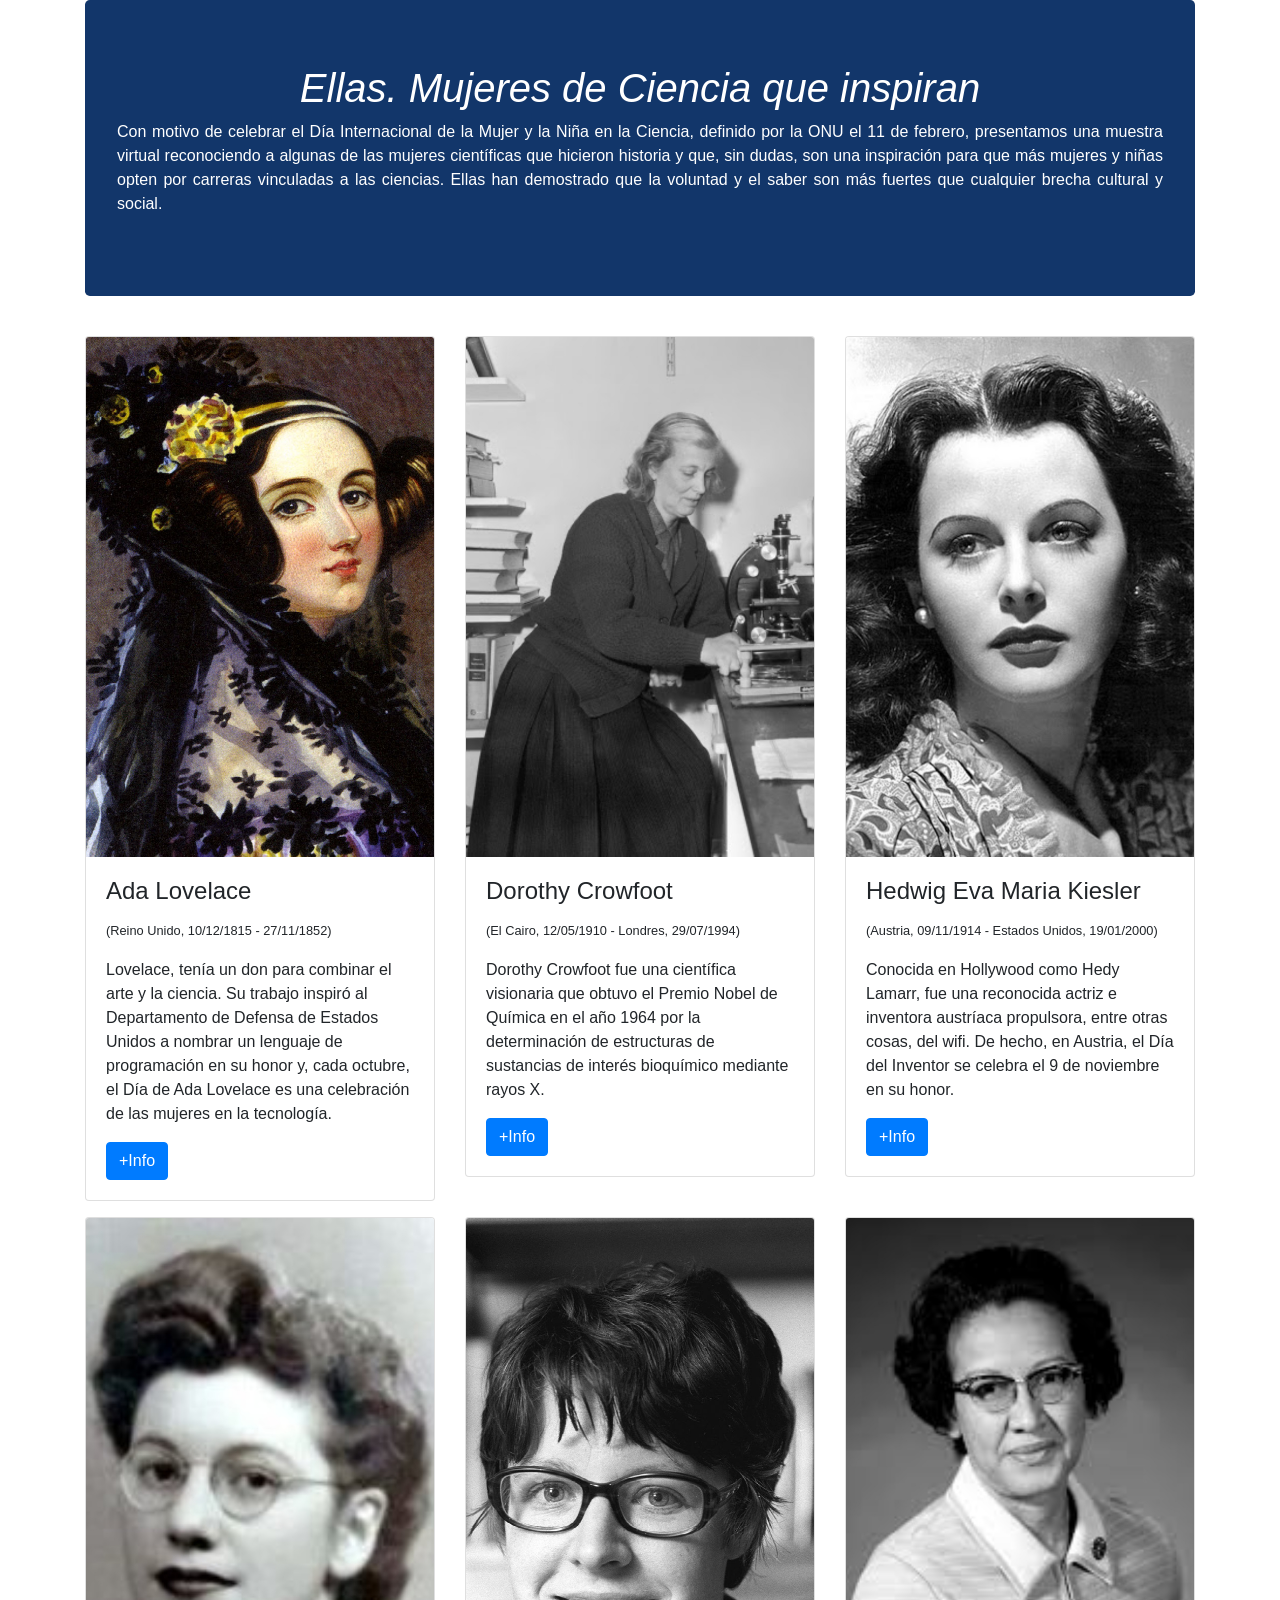
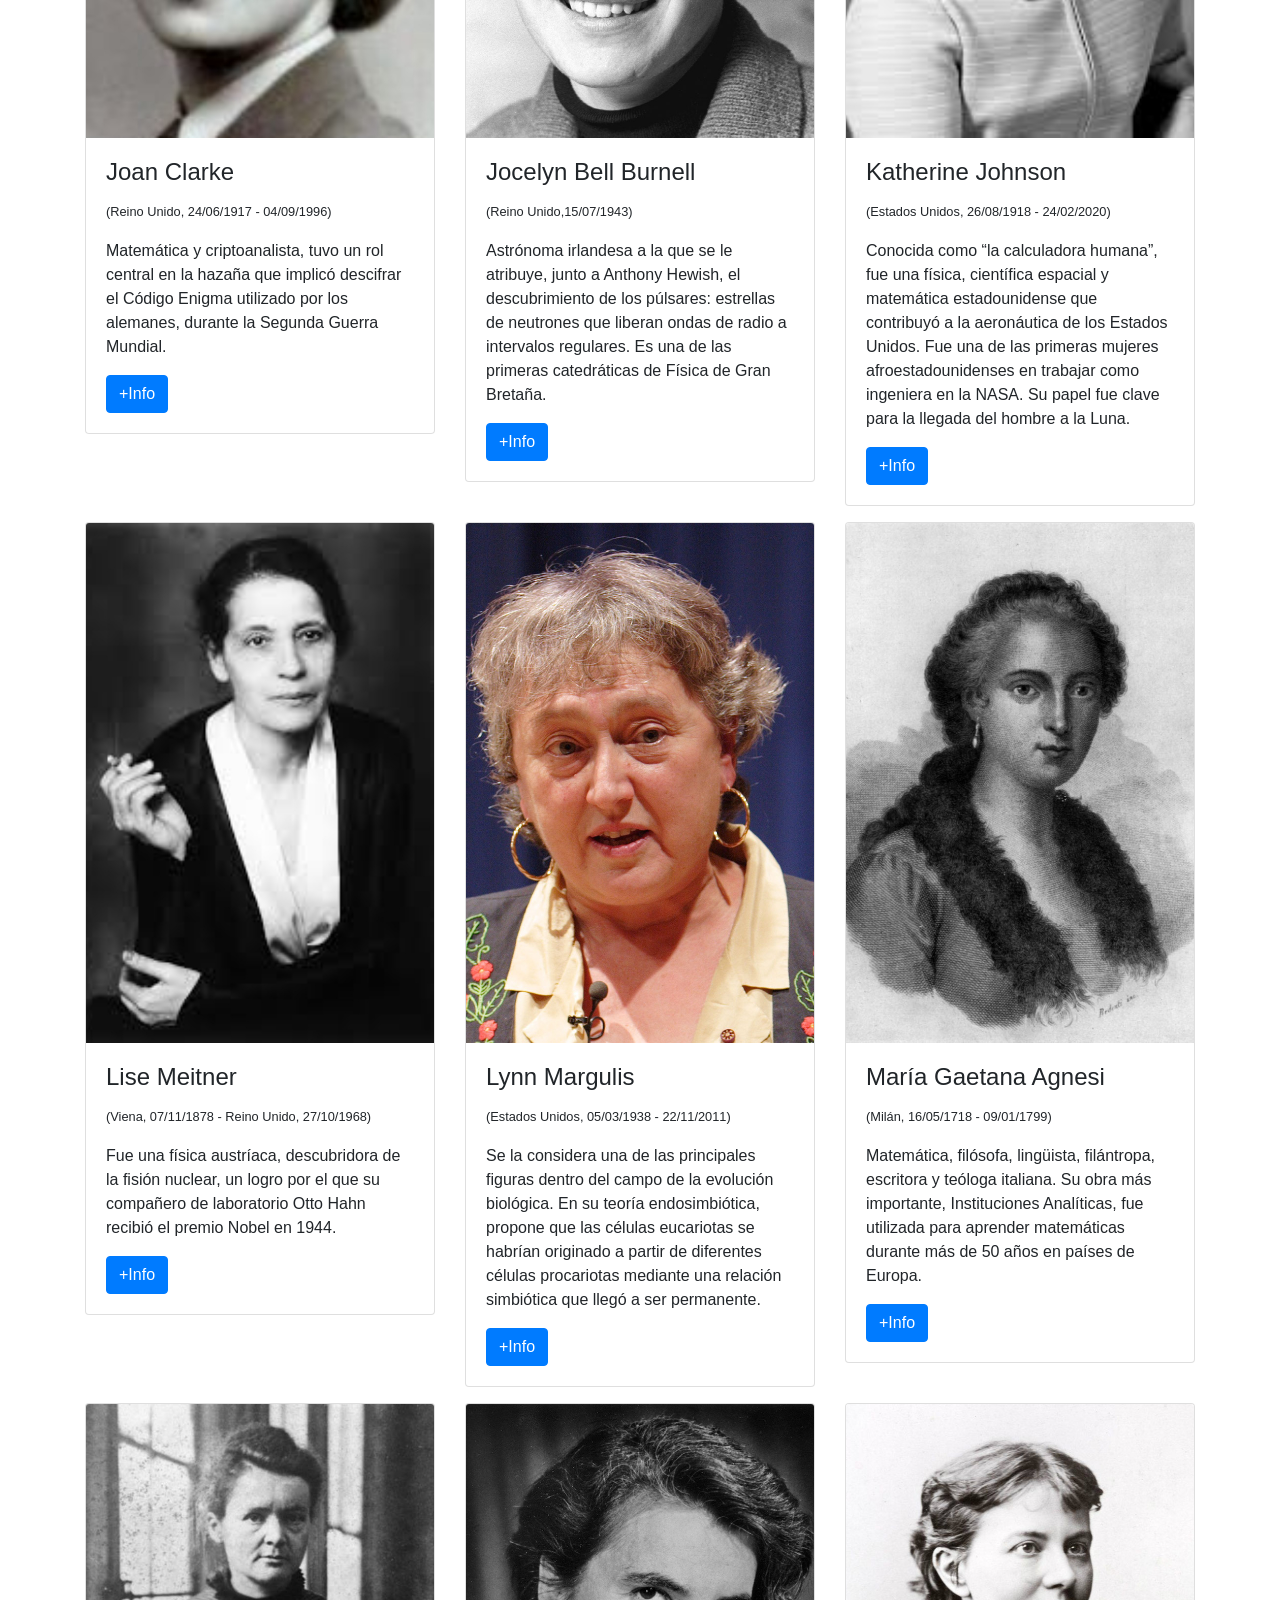
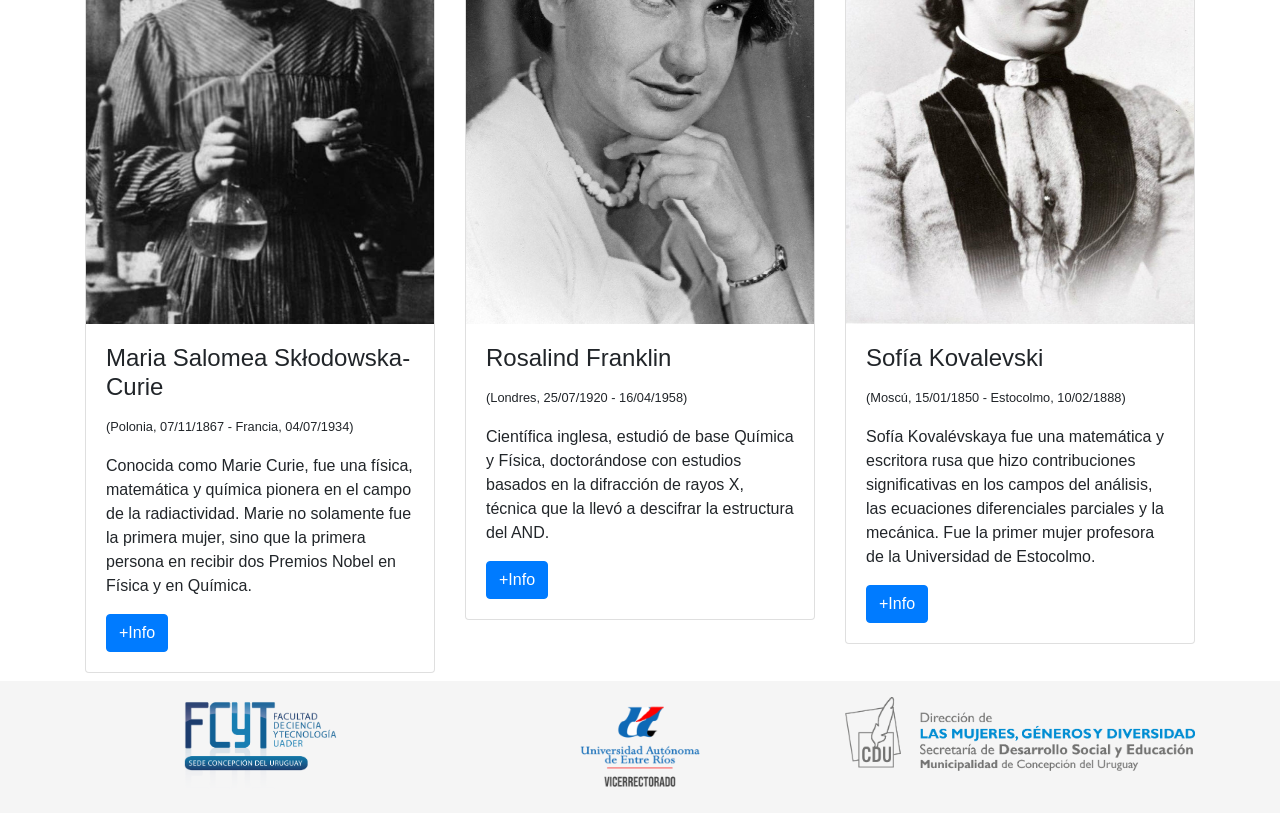
<file: index.html>
<!doctype html>
<html lang="en">
  <head>
    <!-- Required meta tags -->
    <meta charset="utf-8">
    <meta name="viewport" content="width=device-width, initial-scale=1, shrink-to-fit=no">

    <!-- Bootstrap CSS -->
    <link rel="stylesheet" href="https://cdn.jsdelivr.net/npm/bootstrap@4.6.0/dist/css/bootstrap.min.css" integrity="sha384-B0vP5xmATw1+K9KRQjQERJvTumQW0nPEzvF6L/Z6nronJ3oUOFUFpCjEUQouq2+l" crossorigin="anonymous">
    <link rel="stylesheet" href="css/style.css">

    <title>Ellas. Mujeres de Ciencia que inspiran</title>
  </head>
  <body class="d-flex flex-column h-100">
    <section id="">
      <div class="container">
        <div class="jumbotron text-justify">
          <h1 class="font-italic text-center">Ellas. Mujeres de Ciencia que inspiran</h1>
          <p>Con motivo de celebrar el Día Internacional de la Mujer y la Niña en la Ciencia, definido por la ONU el 11 de febrero, presentamos una muestra virtual reconociendo a algunas de las mujeres científicas que hicieron historia y que, sin dudas, son una inspiración para que más mujeres y niñas opten por carreras vinculadas a las ciencias. Ellas han demostrado que la voluntad y el saber son más fuertes que cualquier brecha cultural y social.</p>
        </div>
        <div class="row">
          <div class="col-md-4 mt-2 mb-2">
            <div class="card">
              <img src="img/lovelace.jpg" class="card-img-top" alt="Ada Lovelace">
              <div class="card-body">
                <h4 class="card-title">Ada Lovelace</h4>
                <p><small>(Reino Unido, 10/12/1815 - 27/11/1852)</small></p>
                <p class="card-text">Lovelace, tenía un don para combinar el arte y la ciencia. Su trabajo inspiró al Departamento de Defensa de Estados Unidos a nombrar un lenguaje de programación en su honor y, cada octubre, el Día de Ada Lovelace es una celebración de las mujeres en la tecnología.</p>
                <a href="lovelace.html" class="btn btn-primary">+Info</a>
              </div>
            </div>
          </div>
          <div class="col-md-4 mt-2 mb-2">
            <div class="card">
              <img src="img/crowfoot.jpg" class="card-img-top" alt="Dorothy Crowfoot">
              <div class="card-body">
                <h4 class="card-title">Dorothy Crowfoot</h4>
                <p><small>(El Cairo, 12/05/1910 - Londres, 29/07/1994)</small></p>
                <p class="card-text">Dorothy Crowfoot fue una científica visionaria que obtuvo el Premio Nobel de Química en el año 1964 por la determinación de estructuras de sustancias de interés bioquímico mediante rayos X.</p>
                <a href="crowfoot.html" class="btn btn-primary">+Info</a>
              </div>
            </div>
          </div>
          <div class="col-md-4 mt-2 mb-2">
            <div class="card">
              <img src="img/kiesler.jpg" class="card-img-top" alt="Hedwig Eva Maria Kiesler">
              <div class="card-body">
                <h4 class="card-title">Hedwig Eva Maria Kiesler</h4>
                <p><small>(Austria, 09/11/1914 - Estados Unidos, 19/01/2000)</small></p>
                <p class="card-text">Conocida en Hollywood como Hedy Lamarr, fue una reconocida actriz e inventora austríaca propulsora, entre otras cosas, del wifi. De hecho, en Austria, el Día del Inventor se celebra el 9 de noviembre en su honor.</p>
                <a href="kiesler.html" class="btn btn-primary">+Info</a>
              </div>
            </div>
          </div>
          <div class="col-md-4 mt-2 mb-2">
            <div class="card">
              <img src="img/clarke.jpg" class="card-img-top" alt="Joan Clarke">
              <div class="card-body">
                <h4 class="card-title">Joan Clarke</h4>
                <p><small>(Reino Unido, 24/06/1917 - 04/09/1996)</small></p>
                <p class="card-text">Matemática y criptoanalista, tuvo un rol central en la hazaña que implicó descifrar el Código Enigma utilizado por los alemanes, durante la Segunda Guerra Mundial.</p>
                <a href="clarke.html" class="btn btn-primary">+Info</a>
              </div>
            </div>
          </div>
          <div class="col-md-4 mt-2 mb-2">
            <div class="card">
              <img src="img/bell.jpg" class="card-img-top" alt="Jocelyn Bell Burnell">
              <div class="card-body">
                <h4 class="card-title">Jocelyn Bell Burnell</h4>
                <p><small>(Reino Unido,15/07/1943)</small></p>
                <p class="card-text">Astrónoma irlandesa a la que se le atribuye, junto a Anthony Hewish, el descubrimiento de los púlsares: estrellas de neutrones que liberan ondas de radio a intervalos regulares. Es una de las primeras catedráticas de Física de Gran Bretaña.</p>
                <a href="bell.html" class="btn btn-primary">+Info</a>
              </div>
            </div>
          </div>
          <div class="col-md-4 mt-2 mb-2">
            <div class="card">
              <img src="img/johnson.jpg" class="card-img-top" alt="Katherine Johnson">
              <div class="card-body">
                <h4 class="card-title">Katherine Johnson</h4>
                <p><small>(Estados Unidos, 26/08/1918 - 24/02/2020)</small></p>
                <p class="card-text">Conocida como “la calculadora humana”, fue una física, científica espacial y matemática estadounidense que contribuyó a la aeronáutica de los Estados Unidos. Fue una de las primeras mujeres afroestadounidenses en trabajar como ingeniera en la NASA. Su papel fue clave para la llegada del hombre a la Luna.</p>
                <a href="johnson.html" class="btn btn-primary">+Info</a>
              </div>
            </div>
          </div>
          <div class="col-md-4 mt-2 mb-2">
            <div class="card">
              <img src="img/meitner.jpg" class="card-img-top" alt="Lise Meitner">
              <div class="card-body">
                <h4 class="card-title">Lise Meitner</h4>
                <p><small>(Viena, 07/11/1878 - Reino Unido, 27/10/1968)</small></p>
                <p class="card-text">Fue una física austríaca, descubridora de la fisión nuclear, un logro por el que su compañero de laboratorio Otto Hahn recibió el premio Nobel en 1944.</p>
                <a href="meitner.html" class="btn btn-primary">+Info</a>
              </div>
            </div>
          </div>
          <div class="col-md-4 mt-2 mb-2">
            <div class="card">
              <img src="img/margulis.jpg" class="card-img-top" alt="Lynn Margulis">
              <div class="card-body">
                <h4 class="card-title">Lynn Margulis</h4>
                <p><small>(Estados Unidos, 05/03/1938 - 22/11/2011)</small></p>
                <p class="card-text">Se la considera una de las principales figuras dentro del campo de la evolución biológica. En su teoría endosimbiótica, propone que las células eucariotas se habrían originado a partir de diferentes células procariotas mediante una relación simbiótica que llegó a ser permanente.</p>
                <a href="margulis.html" class="btn btn-primary">+Info</a>
              </div>
            </div>
          </div>
          <div class="col-md-4 mt-2 mb-2">
            <div class="card">
              <img src="img/agnesi.jpg" class="card-img-top" alt="María Gaetana Agnesi">
              <div class="card-body">
                <h4 class="card-title">María Gaetana Agnesi</h4>
                <p><small>(Milán, 16/05/1718 - 09/01/1799)</small></p>
                <p class="card-text">Matemática, filósofa, lingüista, filántropa, escritora y teóloga italiana. Su obra más importante, Instituciones Analíticas, fue utilizada para aprender matemáticas durante más de 50 años en países de Europa.</p>
                <a href="agnesi.html" class="btn btn-primary">+Info</a>
              </div>
            </div>
          </div>
          <div class="col-md-4 mt-2 mb-2">
            <div class="card">
              <img src="img/curie.jpg" class="card-img-top" alt="Maria Salomea Skłodowska-Curie">
              <div class="card-body">
                <h4 class="card-title">Maria Salomea Skłodowska-Curie</h4>
                <p><small>(Polonia, 07/11/1867 - Francia, 04/07/1934)</small></p>
                <p class="card-text">Conocida como Marie Curie, fue una física, matemática y química pionera en el campo de la radiactividad. Marie no solamente fue la primera mujer, sino que la primera persona en recibir dos Premios Nobel en Física y en Química.</p>
                <a href="curie.html" class="btn btn-primary">+Info</a>
              </div>
            </div>
          </div>
          <div class="col-md-4 mt-2 mb-2">
            <div class="card">
              <img src="img/franklin.jpg" class="card-img-top" alt="Rosalind Franklin">
              <div class="card-body">
                <h4 class="card-title">Rosalind Franklin</h4>
                <p><small>(Londres, 25/07/1920 - 16/04/1958)</small></p>
                <p class="card-text">Científica inglesa, estudió de base Química y Física, doctorándose con estudios basados en la difracción de rayos X, técnica que la llevó a descifrar la estructura del AND.</p>
                <a href="franklin.html" class="btn btn-primary">+Info</a>
              </div>
            </div>
          </div>
          <div class="col-md-4 mt-2 mb-2">
            <div class="card">
              <img src="img/kovalevski.jpg" class="card-img-top" alt="Sofía Kovalevski">
              <div class="card-body">
                <h4 class="card-title">Sofía Kovalevski</h4>
                <p><small>(Moscú, 15/01/1850 - Estocolmo, 10/02/1888)</small></p>
                <p class="card-text">Sofía Kovalévskaya fue una matemática y escritora rusa que hizo contribuciones significativas en los campos del análisis, las ecuaciones diferenciales parciales y la mecánica. Fue la primer mujer profesora de la Universidad de Estocolmo.</p>
                <a href="kovalevski.html" class="btn btn-primary">+Info</a>
              </div>
            </div>
          </div>
      </div>
    </section>

    <footer class="footer mt-auto py-3">
      <div class="container">
        <div class="row text-center">
          <div class="col-md-4"><img class="img-fluid mx-auto d-block" src="img/fcyt.png" alt=""></div>
          <div class="col-md-4"><img class="img-fluid mx-auto d-block" src="img/uader.png" alt=""></div>
          <div class="col-md-4"><img class="img-fluid mx-auto d-block" src="img/municipalidad.png" alt=""></div>
        </div>
      </div>
    </footer>


    <!-- Optional JavaScript; choose one of the two! -->

    <!-- Option 1: jQuery and Bootstrap Bundle (includes Popper) -->
    <script src="https://code.jquery.com/jquery-3.5.1.slim.min.js" integrity="sha384-DfXdz2htPH0lsSSs5nCTpuj/zy4C+OGpamoFVy38MVBnE+IbbVYUew+OrCXaRkfj" crossorigin="anonymous"></script>
    <script src="https://cdn.jsdelivr.net/npm/bootstrap@4.6.0/dist/js/bootstrap.bundle.min.js" integrity="sha384-Piv4xVNRyMGpqkS2by6br4gNJ7DXjqk09RmUpJ8jgGtD7zP9yug3goQfGII0yAns" crossorigin="anonymous"></script>

    <!-- Option 2: Separate Popper and Bootstrap JS -->
    <!--
    <script src="https://code.jquery.com/jquery-3.5.1.slim.min.js" integrity="sha384-DfXdz2htPH0lsSSs5nCTpuj/zy4C+OGpamoFVy38MVBnE+IbbVYUew+OrCXaRkfj" crossorigin="anonymous"></script>
    <script src="https://cdn.jsdelivr.net/npm/popper.js@1.16.1/dist/umd/popper.min.js" integrity="sha384-9/reFTGAW83EW2RDu2S0VKaIzap3H66lZH81PoYlFhbGU+6BZp6G7niu735Sk7lN" crossorigin="anonymous"></script>
    <script src="https://cdn.jsdelivr.net/npm/bootstrap@4.6.0/dist/js/bootstrap.min.js" integrity="sha384-+YQ4JLhjyBLPDQt//I+STsc9iw4uQqACwlvpslubQzn4u2UU2UFM80nGisd026JF" crossorigin="anonymous"></script>
    -->
  </body>
</html>
</file>
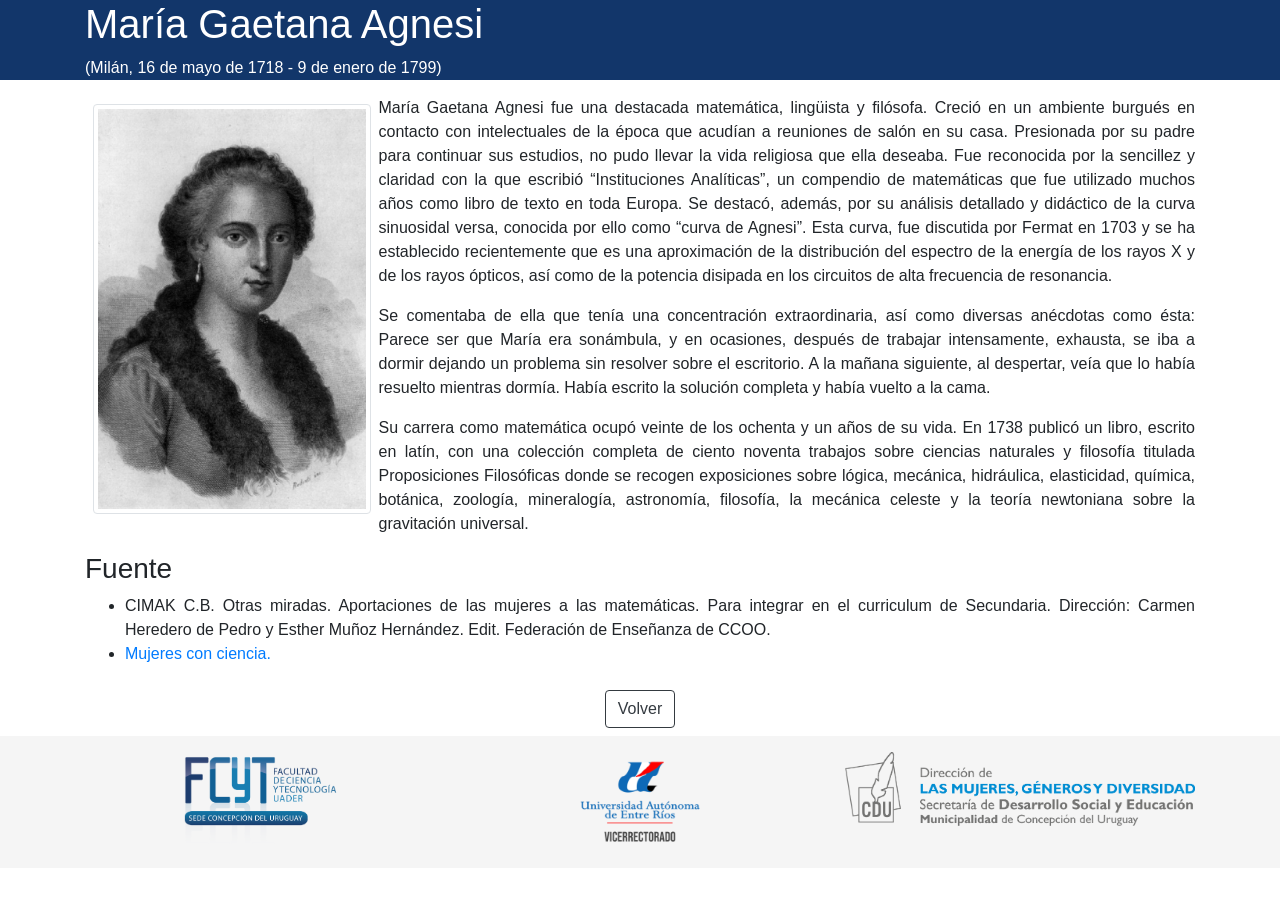
<file: agnesi.html>
<!doctype html>
<html lang="en">
  <head>
    <!-- Required meta tags -->
    <meta charset="utf-8">
    <meta name="viewport" content="width=device-width, initial-scale=1, shrink-to-fit=no">

    <!-- Bootstrap CSS -->
    <link rel="stylesheet" href="https://cdn.jsdelivr.net/npm/bootstrap@4.6.0/dist/css/bootstrap.min.css" integrity="sha384-B0vP5xmATw1+K9KRQjQERJvTumQW0nPEzvF6L/Z6nronJ3oUOFUFpCjEUQouq2+l" crossorigin="anonymous">
    <link rel="stylesheet" href="css/style.css">

    <title>María Gaetana Agnesi</title>
  </head>
  <body class="d-flex flex-column h-100">
    <section id="">
        <div class="azul">
            <div class="container">
                <h1>María Gaetana Agnesi</h1>
                <p>(Milán, 16 de mayo de 1718 - 9 de enero de 1799)</p>
            </div>
        </div>
        <div class="container text-justify">
            <img src="img/agnesi.jpg" class="rounded float-left img-thumbnail w-25 m-2" alt="María Gaetana Agnesi">
            <p>María Gaetana Agnesi fue una destacada matemática, lingüista y filósofa. Creció en un ambiente burgués en contacto con intelectuales de la época que acudían a reuniones de salón en su casa. Presionada por su padre para continuar sus estudios, no pudo llevar la vida religiosa que ella deseaba. Fue reconocida por la sencillez y claridad con la que escribió “Instituciones Analíticas”, un compendio de matemáticas que fue utilizado muchos años como libro de texto en toda Europa. Se destacó, además, por su análisis detallado y didáctico de la curva sinuosidal versa, conocida por ello como “curva de Agnesi”. Esta curva, fue discutida por Fermat en 1703 y se ha establecido recientemente que es una aproximación de la distribución del espectro de la energía de los rayos X y de los rayos ópticos, así como de la potencia disipada en los circuitos de alta frecuencia de resonancia.</p>
            <p>Se comentaba de ella que tenía una concentración extraordinaria, así como diversas anécdotas como ésta: Parece ser que María era sonámbula, y en ocasiones, después de trabajar intensamente, exhausta, se iba a dormir dejando un problema sin resolver sobre el escritorio. A la mañana siguiente, al despertar, veía que lo había resuelto mientras dormía. Había escrito la solución completa y había vuelto a la cama.</p>
            <p>Su carrera como matemática ocupó veinte de los ochenta y un años de su vida. En 1738 publicó un libro, escrito en latín, con una colección completa de ciento noventa trabajos sobre ciencias naturales y filosofía titulada Proposiciones Filosóficas donde se recogen exposiciones sobre lógica, mecánica, hidráulica, elasticidad, química, botánica, zoología, mineralogía, astronomía, filosofía, la mecánica celeste y la teoría newtoniana sobre la gravitación universal.</p>
            <h3>Fuente</h3>
            <ul>
                <li>CIMAK C.B. Otras miradas. Aportaciones de las mujeres a las matemáticas. Para integrar en el curriculum de Secundaria. Dirección: Carmen Heredero de Pedro y Esther Muñoz Hernández. Edit. Federación de Enseñanza de CCOO.</li>
                <li><a href="https://mujeresconciencia.com/" target="_blank">Mujeres con ciencia.</a></li>
            </ul>
            <div class="text-center"><a href="index.html" class="btn btn-outline-dark m-2">Volver</a></div>
        </div>
    </section>
    <footer class="footer mt-auto py-3">
        <div class="container">
          <div class="row text-center">
            <div class="col-md-4"><img class="img-fluid mx-auto d-block" src="img/fcyt.png" alt=""></div>
            <div class="col-md-4"><img class="img-fluid mx-auto d-block" src="img/uader.png" alt=""></div>
            <div class="col-md-4"><img class="img-fluid mx-auto d-block" src="img/municipalidad.png" alt=""></div>
          </div>
        </div>
      </footer>
  
  
      <!-- Optional JavaScript; choose one of the two! -->
  
      <!-- Option 1: jQuery and Bootstrap Bundle (includes Popper) -->
      <script src="https://code.jquery.com/jquery-3.5.1.slim.min.js" integrity="sha384-DfXdz2htPH0lsSSs5nCTpuj/zy4C+OGpamoFVy38MVBnE+IbbVYUew+OrCXaRkfj" crossorigin="anonymous"></script>
      <script src="https://cdn.jsdelivr.net/npm/bootstrap@4.6.0/dist/js/bootstrap.bundle.min.js" integrity="sha384-Piv4xVNRyMGpqkS2by6br4gNJ7DXjqk09RmUpJ8jgGtD7zP9yug3goQfGII0yAns" crossorigin="anonymous"></script>
  
      <!-- Option 2: Separate Popper and Bootstrap JS -->
      <!--
      <script src="https://code.jquery.com/jquery-3.5.1.slim.min.js" integrity="sha384-DfXdz2htPH0lsSSs5nCTpuj/zy4C+OGpamoFVy38MVBnE+IbbVYUew+OrCXaRkfj" crossorigin="anonymous"></script>
      <script src="https://cdn.jsdelivr.net/npm/popper.js@1.16.1/dist/umd/popper.min.js" integrity="sha384-9/reFTGAW83EW2RDu2S0VKaIzap3H66lZH81PoYlFhbGU+6BZp6G7niu735Sk7lN" crossorigin="anonymous"></script>
      <script src="https://cdn.jsdelivr.net/npm/bootstrap@4.6.0/dist/js/bootstrap.min.js" integrity="sha384-+YQ4JLhjyBLPDQt//I+STsc9iw4uQqACwlvpslubQzn4u2UU2UFM80nGisd026JF" crossorigin="anonymous"></script>
      -->
    </body>
  </html>
</file>
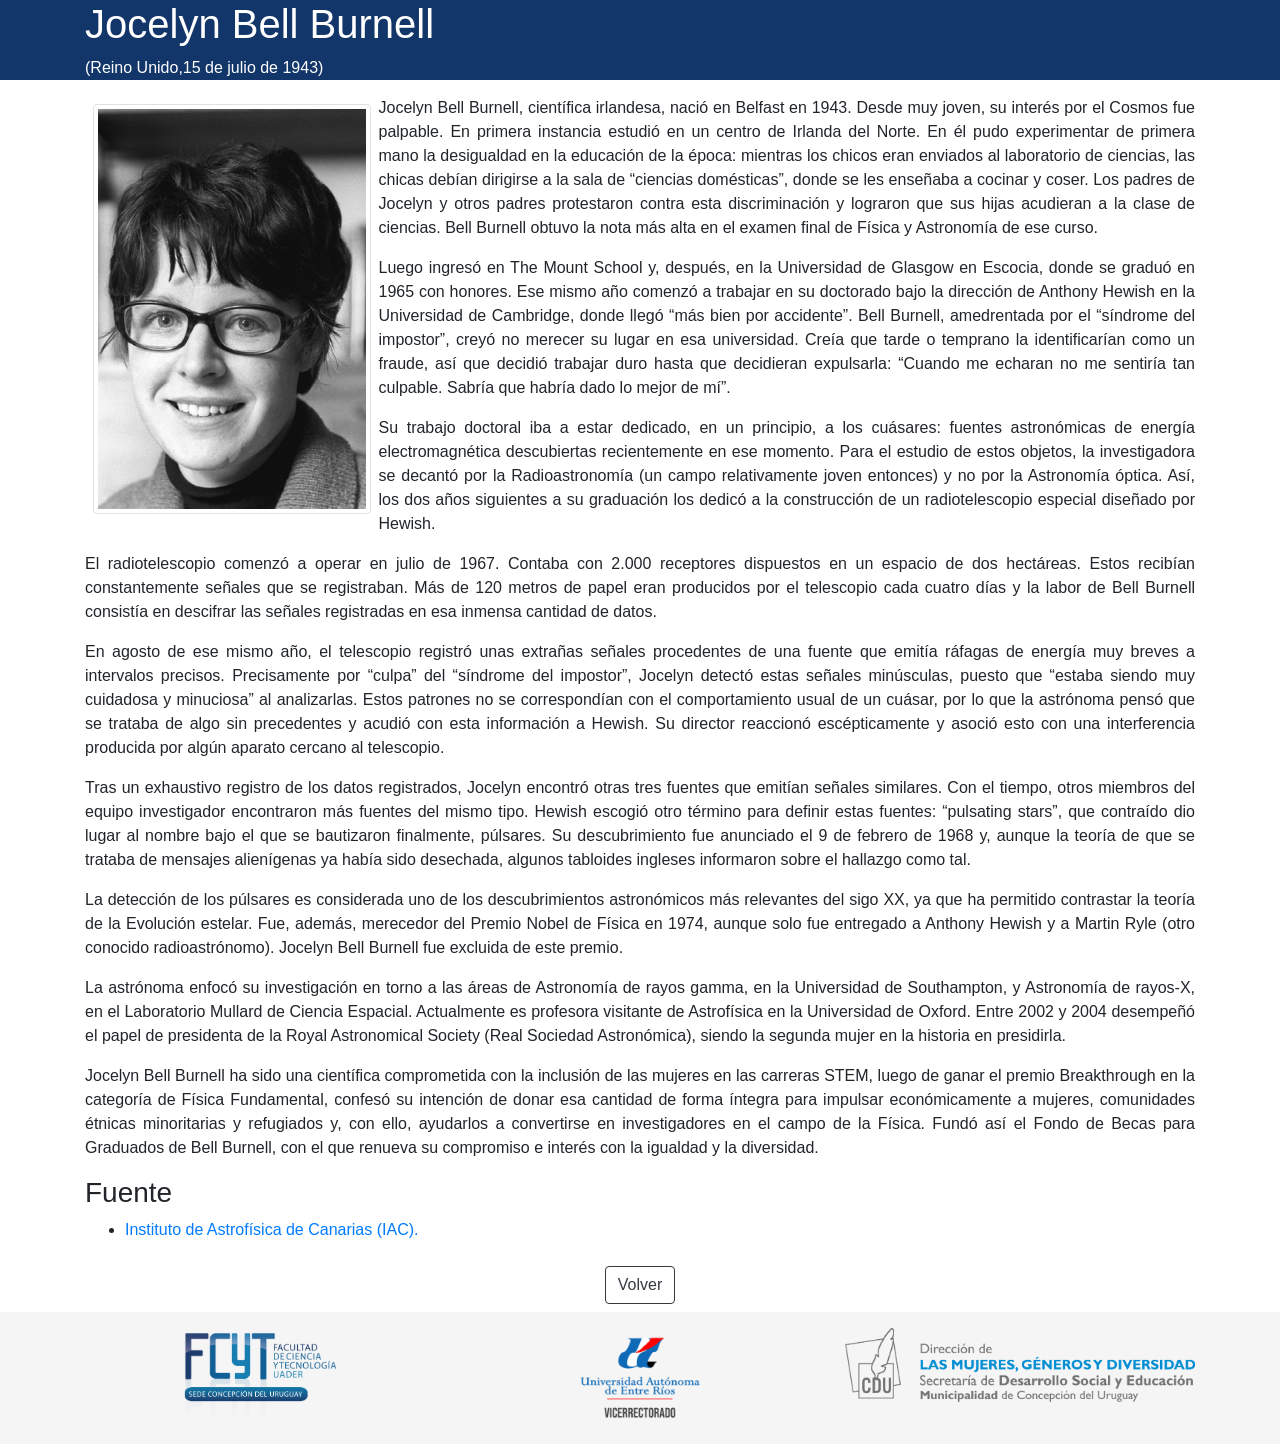
<file: bell.html>
<!doctype html>
<html lang="en">
  <head>
    <!-- Required meta tags -->
    <meta charset="utf-8">
    <meta name="viewport" content="width=device-width, initial-scale=1, shrink-to-fit=no">

    <!-- Bootstrap CSS -->
    <link rel="stylesheet" href="https://cdn.jsdelivr.net/npm/bootstrap@4.6.0/dist/css/bootstrap.min.css" integrity="sha384-B0vP5xmATw1+K9KRQjQERJvTumQW0nPEzvF6L/Z6nronJ3oUOFUFpCjEUQouq2+l" crossorigin="anonymous">
    <link rel="stylesheet" href="css/style.css">

    <title>Jocelyn Bell Burnell</title>
  </head>
  <body class="d-flex flex-column h-100">
    <section id="">
        <div class="azul">
            <div class="container">
                <h1>Jocelyn Bell Burnell</h1>
                <p>(Reino Unido,15 de julio de 1943)</p>
            </div>
        </div>
        <div class="container text-justify">
            <img src="img/bell.jpg" class="rounded float-left img-thumbnail w-25 m-2" alt="Jocelyn Bell Burnell">
            <p>Jocelyn Bell Burnell, científica irlandesa, nació en Belfast en 1943. Desde muy joven, su interés por el Cosmos fue palpable.  En primera instancia estudió en un centro de Irlanda del Norte. En él pudo experimentar de primera mano la desigualdad en la educación de la época: mientras los chicos eran enviados al laboratorio de ciencias, las chicas debían dirigirse a la sala de “ciencias domésticas”, donde se les enseñaba a cocinar y coser. Los padres de Jocelyn y otros padres protestaron contra esta discriminación y lograron que sus hijas acudieran a la clase de ciencias. Bell Burnell obtuvo la nota más alta en el examen final de Física y Astronomía de ese curso.</p>
            <p>Luego ingresó en The Mount School y, después, en la Universidad de Glasgow en Escocia, donde se graduó en 1965 con honores. Ese mismo año comenzó a trabajar en su doctorado bajo la dirección de Anthony Hewish en la Universidad de Cambridge, donde llegó “más bien por accidente”. Bell Burnell, amedrentada por el “síndrome del impostor”, creyó no merecer su lugar en esa universidad. Creía que tarde o temprano la identificarían como un fraude, así que decidió trabajar duro hasta que decidieran expulsarla: “Cuando me echaran no me sentiría tan culpable. Sabría que habría dado lo mejor de mí”.</p>
            <p>Su trabajo doctoral iba a estar dedicado, en un principio, a los cuásares: fuentes astronómicas de energía electromagnética descubiertas recientemente en ese momento. Para el estudio de estos objetos, la investigadora se decantó por la Radioastronomía (un campo relativamente joven entonces) y no por la Astronomía óptica. Así, los dos años siguientes a su graduación los dedicó a la construcción de un radiotelescopio especial diseñado por Hewish.</p>
            <p>El radiotelescopio comenzó a operar en julio de 1967. Contaba con 2.000 receptores dispuestos en un espacio de dos hectáreas. Estos recibían constantemente señales que se registraban. Más de 120 metros de papel eran producidos por el telescopio cada cuatro días y la labor de Bell Burnell consistía en descifrar las señales registradas en esa inmensa cantidad de datos.</p>
            <p>En agosto de ese mismo año, el telescopio registró unas extrañas señales procedentes de una fuente que emitía ráfagas de energía muy breves a intervalos precisos. Precisamente por “culpa” del “síndrome del impostor”, Jocelyn detectó estas señales minúsculas, puesto que “estaba siendo muy cuidadosa y minuciosa” al analizarlas. Estos patrones no se correspondían con el comportamiento usual de un cuásar, por lo que la astrónoma pensó que se trataba de algo sin precedentes y acudió con esta información a Hewish. Su director reaccionó escépticamente y asoció esto con una interferencia producida por algún aparato cercano al telescopio.</p>
            <p>Tras un exhaustivo registro de los datos registrados, Jocelyn encontró otras tres fuentes que emitían señales similares. Con el tiempo, otros miembros del equipo investigador encontraron más fuentes del mismo tipo. Hewish escogió otro término para definir estas fuentes: “pulsating stars”, que contraído dio lugar al nombre bajo el que se bautizaron finalmente, púlsares. Su descubrimiento fue anunciado el 9 de febrero de 1968 y, aunque la teoría de que se trataba de mensajes alienígenas ya había sido desechada, algunos tabloides ingleses informaron sobre el hallazgo como tal.</p>
            <p>La detección de los púlsares es considerada uno de los descubrimientos astronómicos más relevantes del sigo XX, ya que ha permitido contrastar la teoría de la Evolución estelar. Fue, además, merecedor del Premio Nobel de Física en 1974, aunque solo fue entregado a Anthony Hewish y a Martin Ryle (otro conocido radioastrónomo). Jocelyn Bell Burnell fue excluida de este premio.</p>
            <p>La astrónoma enfocó su investigación en torno a las áreas de Astronomía de rayos gamma, en la Universidad de Southampton, y Astronomía de rayos-X, en el Laboratorio Mullard de Ciencia Espacial. Actualmente es profesora visitante de Astrofísica en la Universidad de Oxford. Entre 2002 y 2004 desempeñó el papel de presidenta de la Royal Astronomical Society (Real Sociedad Astronómica), siendo la segunda mujer en la historia en presidirla.</p>
            <p>Jocelyn Bell Burnell ha sido una científica comprometida con la inclusión de las mujeres en las carreras STEM, luego de ganar el premio Breakthrough en la categoría de Física Fundamental, confesó su intención de donar esa cantidad de forma íntegra para impulsar económicamente a mujeres, comunidades étnicas minoritarias y refugiados y, con ello, ayudarlos a convertirse en investigadores en el campo de la Física. Fundó así el Fondo de Becas para Graduados de Bell Burnell, con el que renueva su compromiso e interés con la igualdad y la diversidad.</p>
            <h3>Fuente</h3>
            <ul>
                <li><a href="https://www.iac.es/es/blog/vialactea/2020/03/jocelyn-bell-burnell-la-mujer-que-descubrio-los-pulsares" target="_blank">Instituto de Astrofísica de Canarias (IAC).</a></li>
            </ul>
            <div class="text-center"><a href="index.html" class="btn btn-outline-dark m-2">Volver</a></div>
        </div>
    </section>
    <footer class="footer mt-auto py-3">
        <div class="container">
          <div class="row text-center">
            <div class="col-md-4"><img class="img-fluid mx-auto d-block" src="img/fcyt.png" alt=""></div>
            <div class="col-md-4"><img class="img-fluid mx-auto d-block" src="img/uader.png" alt=""></div>
            <div class="col-md-4"><img class="img-fluid mx-auto d-block" src="img/municipalidad.png" alt=""></div>
          </div>
        </div>
      </footer>
  
  
      <!-- Optional JavaScript; choose one of the two! -->
  
      <!-- Option 1: jQuery and Bootstrap Bundle (includes Popper) -->
      <script src="https://code.jquery.com/jquery-3.5.1.slim.min.js" integrity="sha384-DfXdz2htPH0lsSSs5nCTpuj/zy4C+OGpamoFVy38MVBnE+IbbVYUew+OrCXaRkfj" crossorigin="anonymous"></script>
      <script src="https://cdn.jsdelivr.net/npm/bootstrap@4.6.0/dist/js/bootstrap.bundle.min.js" integrity="sha384-Piv4xVNRyMGpqkS2by6br4gNJ7DXjqk09RmUpJ8jgGtD7zP9yug3goQfGII0yAns" crossorigin="anonymous"></script>
  
      <!-- Option 2: Separate Popper and Bootstrap JS -->
      <!--
      <script src="https://code.jquery.com/jquery-3.5.1.slim.min.js" integrity="sha384-DfXdz2htPH0lsSSs5nCTpuj/zy4C+OGpamoFVy38MVBnE+IbbVYUew+OrCXaRkfj" crossorigin="anonymous"></script>
      <script src="https://cdn.jsdelivr.net/npm/popper.js@1.16.1/dist/umd/popper.min.js" integrity="sha384-9/reFTGAW83EW2RDu2S0VKaIzap3H66lZH81PoYlFhbGU+6BZp6G7niu735Sk7lN" crossorigin="anonymous"></script>
      <script src="https://cdn.jsdelivr.net/npm/bootstrap@4.6.0/dist/js/bootstrap.min.js" integrity="sha384-+YQ4JLhjyBLPDQt//I+STsc9iw4uQqACwlvpslubQzn4u2UU2UFM80nGisd026JF" crossorigin="anonymous"></script>
      -->
    </body>
  </html>
</file>
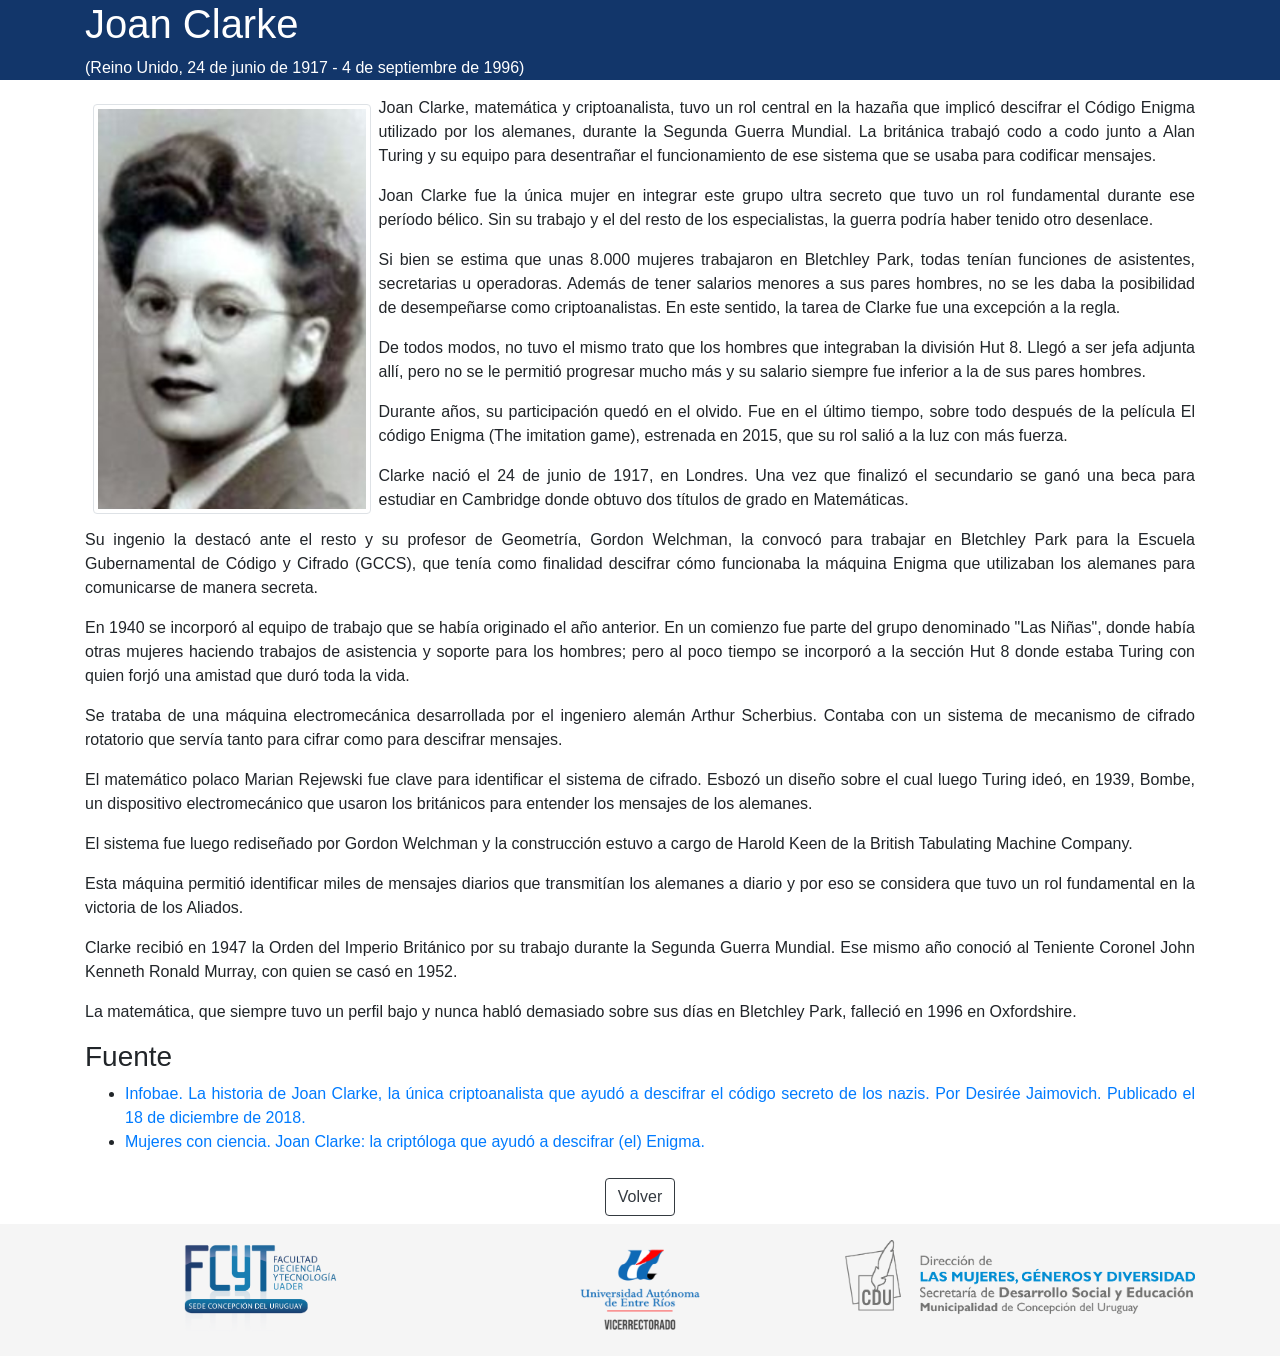
<file: clarke.html>
<!doctype html>
<html lang="en">
  <head>
    <!-- Required meta tags -->
    <meta charset="utf-8">
    <meta name="viewport" content="width=device-width, initial-scale=1, shrink-to-fit=no">

    <!-- Bootstrap CSS -->
    <link rel="stylesheet" href="https://cdn.jsdelivr.net/npm/bootstrap@4.6.0/dist/css/bootstrap.min.css" integrity="sha384-B0vP5xmATw1+K9KRQjQERJvTumQW0nPEzvF6L/Z6nronJ3oUOFUFpCjEUQouq2+l" crossorigin="anonymous">
    <link rel="stylesheet" href="css/style.css">

    <title>Joan Clarke</title>
  </head>
  <body class="d-flex flex-column h-100">
    <section id="">
        <div class="azul">
            <div class="container">
                <h1>Joan Clarke</h1>
                <p>(Reino Unido, 24 de junio de 1917 - 4 de septiembre de 1996)</p>
            </div>
        </div>
        <div class="container text-justify">
            <img src="img/clarke.jpg" class="rounded float-left img-thumbnail w-25 m-2" alt="Joan Clarke">
            <p>Joan Clarke, matemática y criptoanalista, tuvo un rol central en la hazaña que implicó descifrar el Código Enigma utilizado por los alemanes, durante la Segunda Guerra Mundial. La británica trabajó codo a codo junto a Alan Turing y su equipo para desentrañar el funcionamiento de ese sistema que se usaba para codificar mensajes.</p>
            <p>Joan Clarke fue la única mujer en integrar este grupo ultra secreto que tuvo un rol fundamental durante ese período bélico. Sin su trabajo y el del resto de los especialistas, la guerra podría haber tenido otro desenlace.</p>
            <p>Si bien se estima que unas 8.000 mujeres trabajaron en Bletchley Park, todas tenían funciones de asistentes, secretarias u operadoras. Además de tener salarios menores a sus pares hombres, no se les daba la posibilidad de desempeñarse como criptoanalistas. En este sentido, la tarea de Clarke fue una excepción a la regla.</p>
            <p>De todos modos, no tuvo el mismo trato que los hombres que integraban la división Hut 8. Llegó a ser jefa adjunta allí, pero no se le permitió progresar mucho más y su salario siempre fue inferior a la de sus pares hombres.</p>
            <p>Durante años, su participación quedó en el olvido. Fue en el último tiempo, sobre todo después de la película El código Enigma (The imitation game), estrenada en 2015, que su rol salió a la luz con más fuerza.</p>
            <p>Clarke nació el 24 de junio de 1917, en Londres. Una vez que finalizó el secundario se ganó una beca para estudiar en Cambridge donde obtuvo dos títulos de grado en Matemáticas.</p>
            <p>Su ingenio la destacó ante el resto y su profesor de Geometría, Gordon Welchman, la convocó para trabajar en Bletchley Park para la Escuela Gubernamental de Código y Cifrado (GCCS), que tenía como finalidad descifrar cómo funcionaba la máquina Enigma que utilizaban los alemanes para comunicarse de manera secreta.</p>
            <p>En 1940 se incorporó al equipo de trabajo que se había originado el año anterior. En un comienzo fue parte del grupo denominado "Las Niñas", donde había otras mujeres haciendo trabajos de asistencia y soporte para los hombres; pero al poco tiempo se incorporó a la sección Hut 8 donde estaba Turing con quien forjó una amistad que duró toda la vida.</p>
            <p>Se trataba de una máquina electromecánica desarrollada por el ingeniero alemán Arthur Scherbius. Contaba con un sistema de mecanismo de cifrado rotatorio que servía tanto para cifrar como para descifrar mensajes.</p>
            <p>El matemático polaco Marian Rejewski fue clave para identificar el sistema de cifrado. Esbozó un diseño sobre el cual luego Turing ideó, en 1939, Bombe, un dispositivo electromecánico que usaron los británicos para entender los mensajes de los alemanes.</p>
            <p>El sistema fue luego rediseñado por Gordon Welchman y la construcción estuvo a cargo de Harold Keen de la British Tabulating Machine Company.</p>
            <p>Esta máquina permitió identificar miles de mensajes diarios que transmitían los alemanes a diario y por eso se considera que tuvo un rol fundamental en la victoria de los Aliados.</p>
            <p>Clarke recibió en 1947 la Orden del Imperio Británico por su trabajo durante la Segunda Guerra Mundial. Ese mismo año conoció al Teniente Coronel John Kenneth Ronald Murray, con quien se casó en 1952.</p>
            <p>La matemática, que siempre tuvo un perfil bajo y nunca habló demasiado sobre sus días en Bletchley Park, falleció en 1996 en Oxfordshire.</p>
            <h3>Fuente</h3>
            <ul>
                <li><a href="https://www.infobae.com/america/tecno/2018/12/18/la-historia-de-joan-clarke-la-unica-criptoanalista-que-ayudo-a-descifrar-el-codigo-secreto-de-los-nazis/" target="_blank">Infobae. La historia de Joan Clarke, la única criptoanalista que ayudó a descifrar el código secreto de los nazis. Por Desirée Jaimovich.  Publicado el 18 de diciembre de 2018.</a></li>
                <li><a href="https://mujeresconciencia.com/2017/07/13/joan-clarke-la-criptologa-ayudo-descifrar-enigma/" target="_blank">Mujeres con ciencia. Joan Clarke: la criptóloga que ayudó a descifrar (el) Enigma.</a></li>
            </ul>
            <div class="text-center"><a href="index.html" class="btn btn-outline-dark m-2">Volver</a></div>
        </div>
    </section>
    <footer class="footer mt-auto py-3">
        <div class="container">
          <div class="row text-center">
            <div class="col-md-4"><img class="img-fluid mx-auto d-block" src="img/fcyt.png" alt=""></div>
            <div class="col-md-4"><img class="img-fluid mx-auto d-block" src="img/uader.png" alt=""></div>
            <div class="col-md-4"><img class="img-fluid mx-auto d-block" src="img/municipalidad.png" alt=""></div>
          </div>
        </div>
      </footer>
  
  
      <!-- Optional JavaScript; choose one of the two! -->
  
      <!-- Option 1: jQuery and Bootstrap Bundle (includes Popper) -->
      <script src="https://code.jquery.com/jquery-3.5.1.slim.min.js" integrity="sha384-DfXdz2htPH0lsSSs5nCTpuj/zy4C+OGpamoFVy38MVBnE+IbbVYUew+OrCXaRkfj" crossorigin="anonymous"></script>
      <script src="https://cdn.jsdelivr.net/npm/bootstrap@4.6.0/dist/js/bootstrap.bundle.min.js" integrity="sha384-Piv4xVNRyMGpqkS2by6br4gNJ7DXjqk09RmUpJ8jgGtD7zP9yug3goQfGII0yAns" crossorigin="anonymous"></script>
  
      <!-- Option 2: Separate Popper and Bootstrap JS -->
      <!--
      <script src="https://code.jquery.com/jquery-3.5.1.slim.min.js" integrity="sha384-DfXdz2htPH0lsSSs5nCTpuj/zy4C+OGpamoFVy38MVBnE+IbbVYUew+OrCXaRkfj" crossorigin="anonymous"></script>
      <script src="https://cdn.jsdelivr.net/npm/popper.js@1.16.1/dist/umd/popper.min.js" integrity="sha384-9/reFTGAW83EW2RDu2S0VKaIzap3H66lZH81PoYlFhbGU+6BZp6G7niu735Sk7lN" crossorigin="anonymous"></script>
      <script src="https://cdn.jsdelivr.net/npm/bootstrap@4.6.0/dist/js/bootstrap.min.js" integrity="sha384-+YQ4JLhjyBLPDQt//I+STsc9iw4uQqACwlvpslubQzn4u2UU2UFM80nGisd026JF" crossorigin="anonymous"></script>
      -->
    </body>
  </html>
</file>
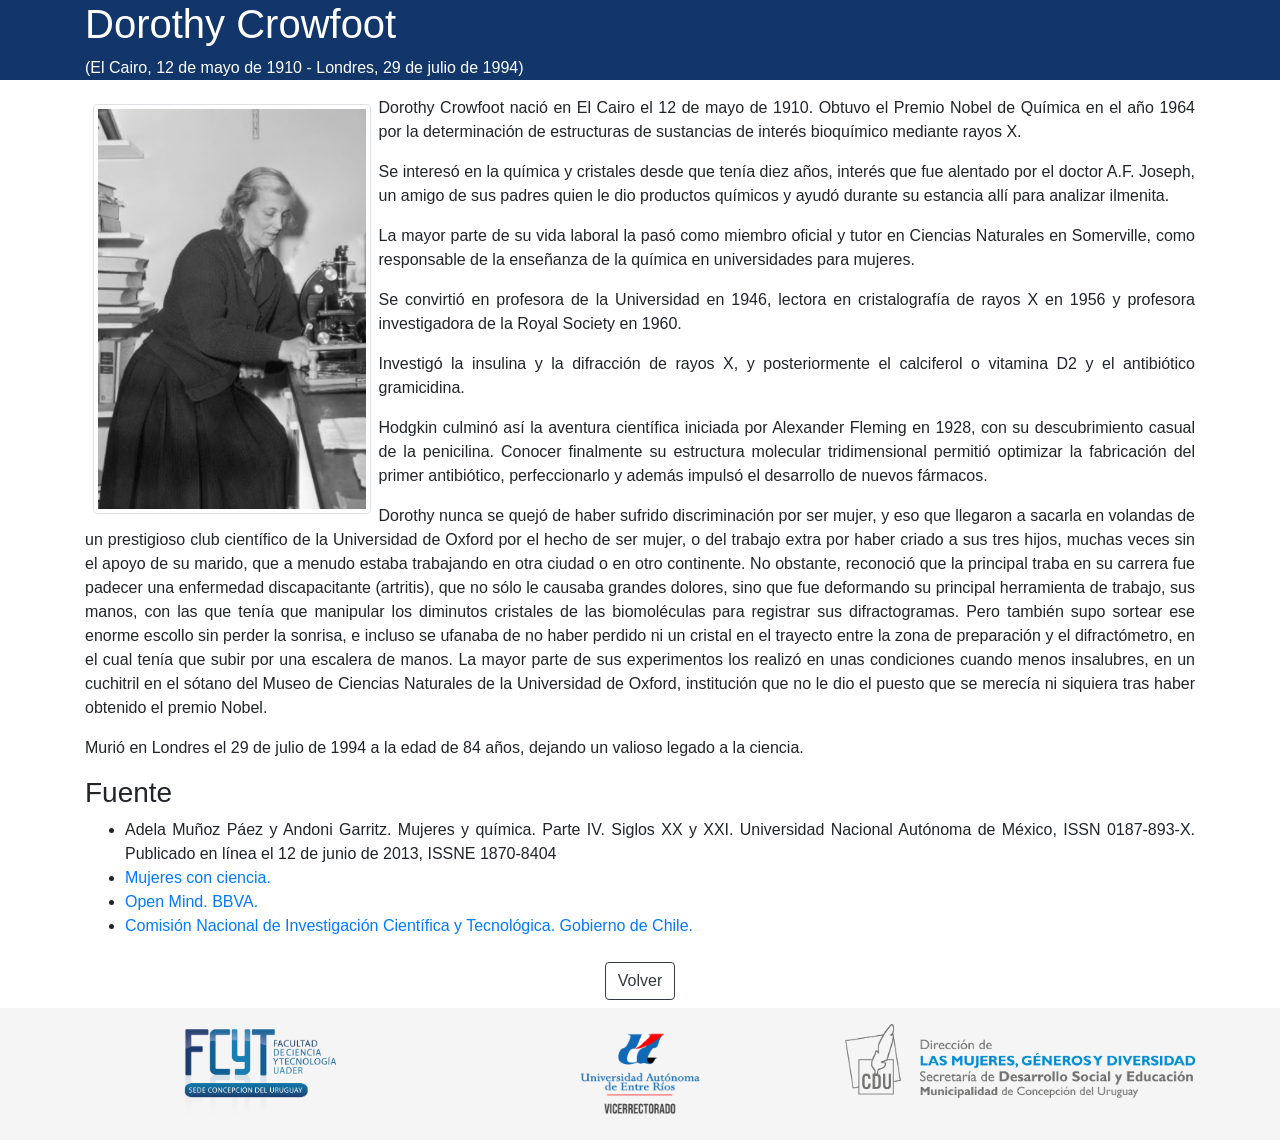
<file: crowfoot.html>
<!doctype html>
<html lang="en">
  <head>
    <!-- Required meta tags -->
    <meta charset="utf-8">
    <meta name="viewport" content="width=device-width, initial-scale=1, shrink-to-fit=no">

    <!-- Bootstrap CSS -->
    <link rel="stylesheet" href="https://cdn.jsdelivr.net/npm/bootstrap@4.6.0/dist/css/bootstrap.min.css" integrity="sha384-B0vP5xmATw1+K9KRQjQERJvTumQW0nPEzvF6L/Z6nronJ3oUOFUFpCjEUQouq2+l" crossorigin="anonymous">
    <link rel="stylesheet" href="css/style.css">

    <title>Dorothy Crowfoot</title>
  </head>
  <body class="d-flex flex-column h-100">
    <section id="">
        <div class="azul">
            <div class="container">
                <h1>Dorothy Crowfoot</h1>
                <p>(El Cairo, 12 de mayo de 1910 - Londres, 29 de julio de 1994)</p>
            </div>
        </div>
        <div class="container text-justify">
            <img src="img/crowfoot.jpg" class="rounded float-left img-thumbnail w-25 m-2" alt="Dorothy Crowfoot">
            <p>Dorothy Crowfoot nació en El Cairo el 12 de mayo de 1910. Obtuvo el Premio Nobel de Química en el año 1964 por la determinación de estructuras de sustancias de interés bioquímico mediante rayos X.</p>
            <p>Se interesó en la química y cristales desde que tenía diez años, interés que fue alentado por el doctor A.F. Joseph, un amigo de sus padres quien le dio productos químicos y ayudó durante su estancia allí para analizar ilmenita.</p>
            <p>La mayor parte de su vida laboral la pasó como miembro oficial y tutor en Ciencias Naturales en Somerville, como responsable de la enseñanza de la química en universidades para mujeres. </p>
            <p>Se convirtió en profesora de la Universidad en 1946, lectora en cristalografía de rayos X en 1956 y profesora investigadora de la Royal Society en 1960.</p>
            <p>Investigó la insulina y la difracción de rayos X, y posteriormente el calciferol o vitamina D2 y el antibiótico gramicidina.</p>
            <p>Hodgkin culminó así la aventura científica iniciada por Alexander Fleming en 1928, con su descubrimiento casual de la penicilina. Conocer finalmente su estructura molecular tridimensional permitió optimizar la fabricación del primer antibiótico, perfeccionarlo y además impulsó el desarrollo de nuevos fármacos.</p>
            <p>Dorothy nunca se quejó de haber sufrido discriminación por ser mujer, y eso que llegaron a sacarla en volandas de un prestigioso club científico de la Universidad de Oxford por el hecho de ser mujer, o del trabajo extra por haber criado a sus tres hijos, muchas veces sin el apoyo de su marido, que a menudo estaba trabajando en otra ciudad o en otro continente. No obstante, reconoció que la principal traba en su carrera fue padecer una enfermedad discapacitante (artritis), que no sólo le causaba grandes dolores, sino que fue deformando su principal herramienta de trabajo, sus manos, con las que tenía que manipular los diminutos cristales de las biomoléculas para registrar sus difractogramas. Pero también supo sortear ese enorme escollo sin perder la sonrisa, e incluso se ufanaba de no haber perdido ni un cristal en el trayecto entre la zona de preparación y el difractómetro, en el cual tenía que subir por una escalera de manos. La mayor parte de sus experimentos los realizó en unas condiciones cuando menos insalubres, en un cuchitril en el sótano del Museo de Ciencias Naturales de la Universidad de Oxford, institución que no le dio el puesto que se merecía ni siquiera tras haber obtenido el premio Nobel.</p>
            <p>Murió en Londres el 29 de julio de 1994 a la edad de 84 años, dejando un valioso legado a la ciencia.</p>
            <h3>Fuente</h3>
            <ul>
                <li>Adela Muñoz Páez y Andoni Garritz. Mujeres y química. Parte IV. Siglos XX y XXI. Universidad Nacional Autónoma de México, ISSN 0187-893-X. Publicado en línea el 12 de junio de 2013, ISSNE 1870-8404</li>
                <li><a href="https://mujeresconciencia.com/" target="_blank">Mujeres con ciencia.</a></li>
                <li><a href="https://www.bbvaopenmind.com/ciencia/grandes-personajes/dorothy-hodgkin-la-mujer-que-vio-la-penicilina/" target="_blank">Open Mind. BBVA.</a></li>
                <li><a href="https://www.conicyt.cl/mujeres-en-ciencia-y-tecnologia/mujeres-destacadas/premios-nobel/dorothy-crowfoot-hodgkin/" target="_blank">Comisión Nacional de Investigación Científica y Tecnológica. Gobierno de Chile.</a></li>
            </ul>
            <div class="text-center"><a href="index.html" class="btn btn-outline-dark m-2">Volver</a></div>
        </div>
    </section>


    <footer class="footer mt-auto py-3">
        <div class="container">
          <div class="row text-center">
            <div class="col-md-4"><img class="img-fluid mx-auto d-block" src="img/fcyt.png" alt=""></div>
            <div class="col-md-4"><img class="img-fluid mx-auto d-block" src="img/uader.png" alt=""></div>
            <div class="col-md-4"><img class="img-fluid mx-auto d-block" src="img/municipalidad.png" alt=""></div>
          </div>
        </div>
      </footer>
  
  
      <!-- Optional JavaScript; choose one of the two! -->
  
      <!-- Option 1: jQuery and Bootstrap Bundle (includes Popper) -->
      <script src="https://code.jquery.com/jquery-3.5.1.slim.min.js" integrity="sha384-DfXdz2htPH0lsSSs5nCTpuj/zy4C+OGpamoFVy38MVBnE+IbbVYUew+OrCXaRkfj" crossorigin="anonymous"></script>
      <script src="https://cdn.jsdelivr.net/npm/bootstrap@4.6.0/dist/js/bootstrap.bundle.min.js" integrity="sha384-Piv4xVNRyMGpqkS2by6br4gNJ7DXjqk09RmUpJ8jgGtD7zP9yug3goQfGII0yAns" crossorigin="anonymous"></script>
  
      <!-- Option 2: Separate Popper and Bootstrap JS -->
      <!--
      <script src="https://code.jquery.com/jquery-3.5.1.slim.min.js" integrity="sha384-DfXdz2htPH0lsSSs5nCTpuj/zy4C+OGpamoFVy38MVBnE+IbbVYUew+OrCXaRkfj" crossorigin="anonymous"></script>
      <script src="https://cdn.jsdelivr.net/npm/popper.js@1.16.1/dist/umd/popper.min.js" integrity="sha384-9/reFTGAW83EW2RDu2S0VKaIzap3H66lZH81PoYlFhbGU+6BZp6G7niu735Sk7lN" crossorigin="anonymous"></script>
      <script src="https://cdn.jsdelivr.net/npm/bootstrap@4.6.0/dist/js/bootstrap.min.js" integrity="sha384-+YQ4JLhjyBLPDQt//I+STsc9iw4uQqACwlvpslubQzn4u2UU2UFM80nGisd026JF" crossorigin="anonymous"></script>
      -->
    </body>
  </html>
</file>
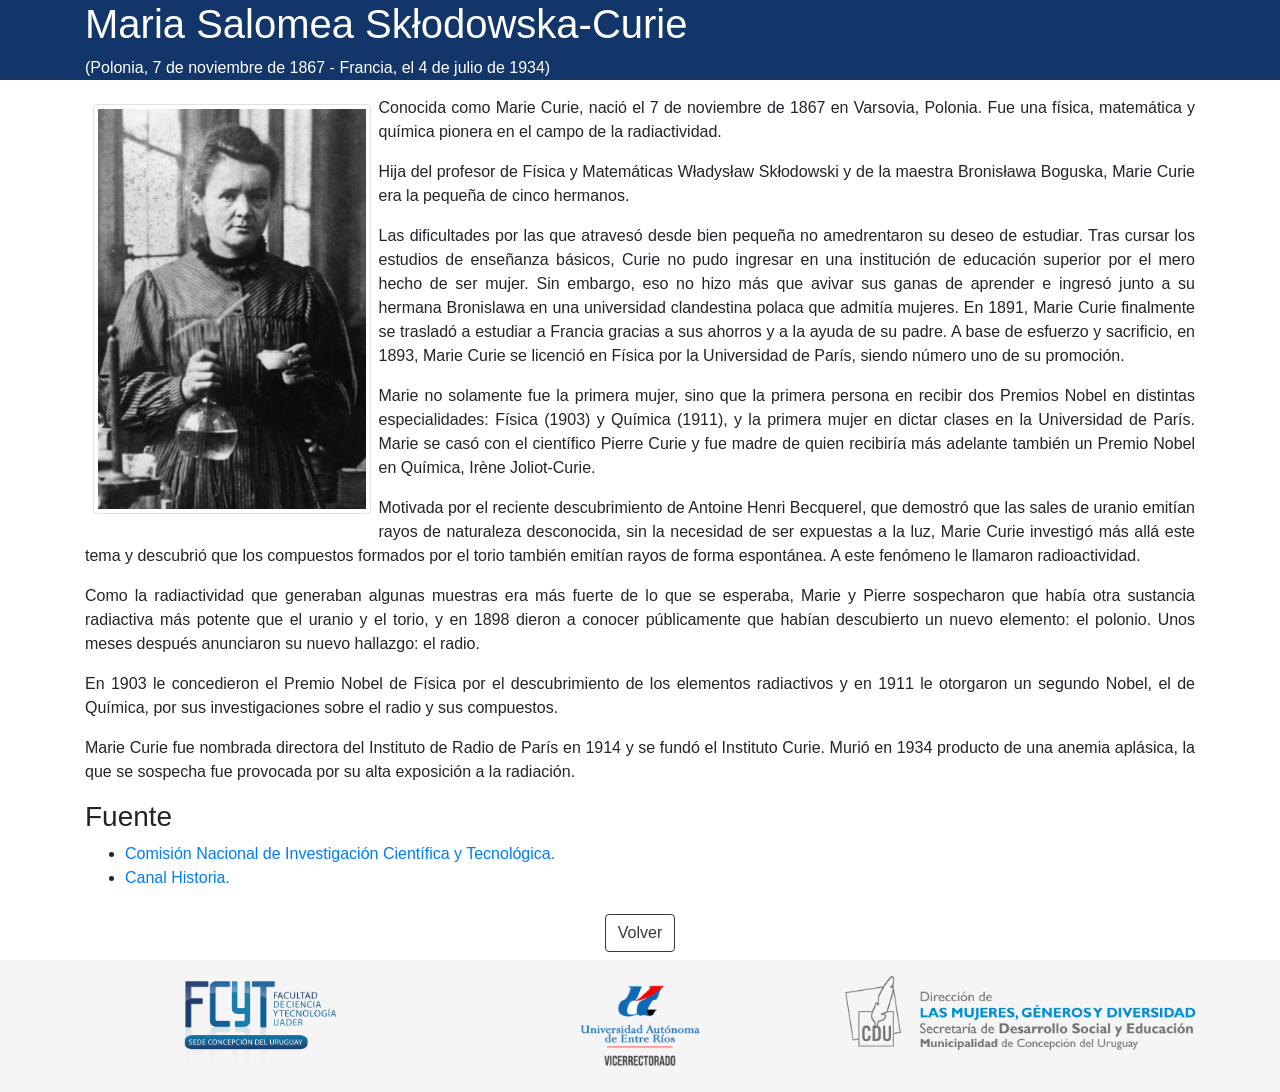
<file: curie.html>
<!doctype html>
<html lang="en">
  <head>
    <!-- Required meta tags -->
    <meta charset="utf-8">
    <meta name="viewport" content="width=device-width, initial-scale=1, shrink-to-fit=no">

    <!-- Bootstrap CSS -->
    <link rel="stylesheet" href="https://cdn.jsdelivr.net/npm/bootstrap@4.6.0/dist/css/bootstrap.min.css" integrity="sha384-B0vP5xmATw1+K9KRQjQERJvTumQW0nPEzvF6L/Z6nronJ3oUOFUFpCjEUQouq2+l" crossorigin="anonymous">
    <link rel="stylesheet" href="css/style.css">

    <title>Maria Salomea Skłodowska-Curie</title>
  </head>
  <body class="d-flex flex-column h-100">
    <section id="">
        <div class="azul">
            <div class="container">
                <h1>Maria Salomea Skłodowska-Curie</h1>
                <p>(Polonia, 7 de noviembre de 1867 - Francia, el 4 de julio de 1934)</p>
            </div>
        </div>
        <div class="container text-justify">
            <img src="img/curie.jpg" class="rounded float-left img-thumbnail w-25 m-2" alt="Maria Salomea Skłodowska-Curie">
            <p>Conocida como Marie Curie, nació el 7 de noviembre de 1867 en Varsovia, Polonia. Fue una física, matemática y química pionera en el campo de la radiactividad.</p>
            <p>Hija del profesor de Física y Matemáticas Władysław Skłodowski y de la maestra Bronisława Boguska, Marie Curie era la pequeña de cinco hermanos.</p>
            <p>Las dificultades por las que atravesó desde bien pequeña no amedrentaron su deseo de estudiar. Tras cursar los estudios de enseñanza básicos, Curie no pudo ingresar en una institución de educación superior por el mero hecho de ser mujer. Sin embargo, eso no hizo más que avivar sus ganas de aprender e ingresó junto a su hermana Bronislawa en una universidad clandestina polaca que admitía mujeres. En 1891, Marie Curie finalmente se trasladó a estudiar a Francia gracias a sus ahorros y a la ayuda de su padre. A base de esfuerzo y sacrificio, en 1893, Marie Curie se licenció en Física por la Universidad de París, siendo número uno de su promoción.</p>
            <p>Marie no solamente fue la primera mujer, sino que la primera persona en recibir dos Premios Nobel en distintas especialidades: Física (1903) y Química (1911), y la primera mujer en dictar clases en la Universidad de París. Marie se casó con el científico Pierre Curie y fue madre de quien recibiría más adelante también un Premio Nobel en Química, Irène Joliot-Curie.</p>
            <p>Motivada por el reciente descubrimiento de Antoine Henri Becquerel, que demostró que las sales de uranio emitían rayos de naturaleza desconocida, sin la necesidad de ser expuestas a la luz, Marie Curie investigó más allá este tema y descubrió que los compuestos formados por el torio también emitían rayos de forma espontánea. A este fenómeno le llamaron radioactividad.</p>
            <p>Como la radiactividad que generaban algunas muestras era más fuerte de lo que se esperaba, Marie y Pierre sospecharon que había otra sustancia radiactiva más potente que el uranio y el torio, y en 1898 dieron a conocer públicamente que habían descubierto un nuevo elemento: el polonio. Unos meses después anunciaron su nuevo hallazgo: el radio.</p>
            <p>En 1903 le concedieron el Premio Nobel de Física por el descubrimiento de los elementos radiactivos y en 1911 le otorgaron un segundo Nobel, el de Química, por sus investigaciones sobre el radio y sus compuestos.</p>
            <p>Marie Curie fue nombrada directora del Instituto de Radio de París en 1914 y se fundó el Instituto Curie. Murió en 1934 producto de una anemia aplásica, la que se sospecha fue provocada por su alta exposición a la radiación.</p>
            <h3>Fuente</h3>
            <ul>
                <li><a href="https://www.conicyt.cl/mujeres-en-ciencia-y-tecnologia/mujeres-destacadas/premios-nobel/marie-curie/" target="_blank">Comisión Nacional de Investigación Científica y Tecnológica.</a></li>
                <li><a href="https://canalhistoria.es/perfiles/marie-curie/" target="_blank">Canal Historia.</a></li>
            </ul>
            <div class="text-center"><a href="index.html" class="btn btn-outline-dark m-2">Volver</a></div>
        </div>
    </section>
    <footer class="footer mt-auto py-3">
        <div class="container">
          <div class="row text-center">
            <div class="col-md-4"><img class="img-fluid mx-auto d-block" src="img/fcyt.png" alt=""></div>
            <div class="col-md-4"><img class="img-fluid mx-auto d-block" src="img/uader.png" alt=""></div>
            <div class="col-md-4"><img class="img-fluid mx-auto d-block" src="img/municipalidad.png" alt=""></div>
          </div>
        </div>
      </footer>
  
  
      <!-- Optional JavaScript; choose one of the two! -->
  
      <!-- Option 1: jQuery and Bootstrap Bundle (includes Popper) -->
      <script src="https://code.jquery.com/jquery-3.5.1.slim.min.js" integrity="sha384-DfXdz2htPH0lsSSs5nCTpuj/zy4C+OGpamoFVy38MVBnE+IbbVYUew+OrCXaRkfj" crossorigin="anonymous"></script>
      <script src="https://cdn.jsdelivr.net/npm/bootstrap@4.6.0/dist/js/bootstrap.bundle.min.js" integrity="sha384-Piv4xVNRyMGpqkS2by6br4gNJ7DXjqk09RmUpJ8jgGtD7zP9yug3goQfGII0yAns" crossorigin="anonymous"></script>
  
      <!-- Option 2: Separate Popper and Bootstrap JS -->
      <!--
      <script src="https://code.jquery.com/jquery-3.5.1.slim.min.js" integrity="sha384-DfXdz2htPH0lsSSs5nCTpuj/zy4C+OGpamoFVy38MVBnE+IbbVYUew+OrCXaRkfj" crossorigin="anonymous"></script>
      <script src="https://cdn.jsdelivr.net/npm/popper.js@1.16.1/dist/umd/popper.min.js" integrity="sha384-9/reFTGAW83EW2RDu2S0VKaIzap3H66lZH81PoYlFhbGU+6BZp6G7niu735Sk7lN" crossorigin="anonymous"></script>
      <script src="https://cdn.jsdelivr.net/npm/bootstrap@4.6.0/dist/js/bootstrap.min.js" integrity="sha384-+YQ4JLhjyBLPDQt//I+STsc9iw4uQqACwlvpslubQzn4u2UU2UFM80nGisd026JF" crossorigin="anonymous"></script>
      -->
    </body>
  </html>
</file>
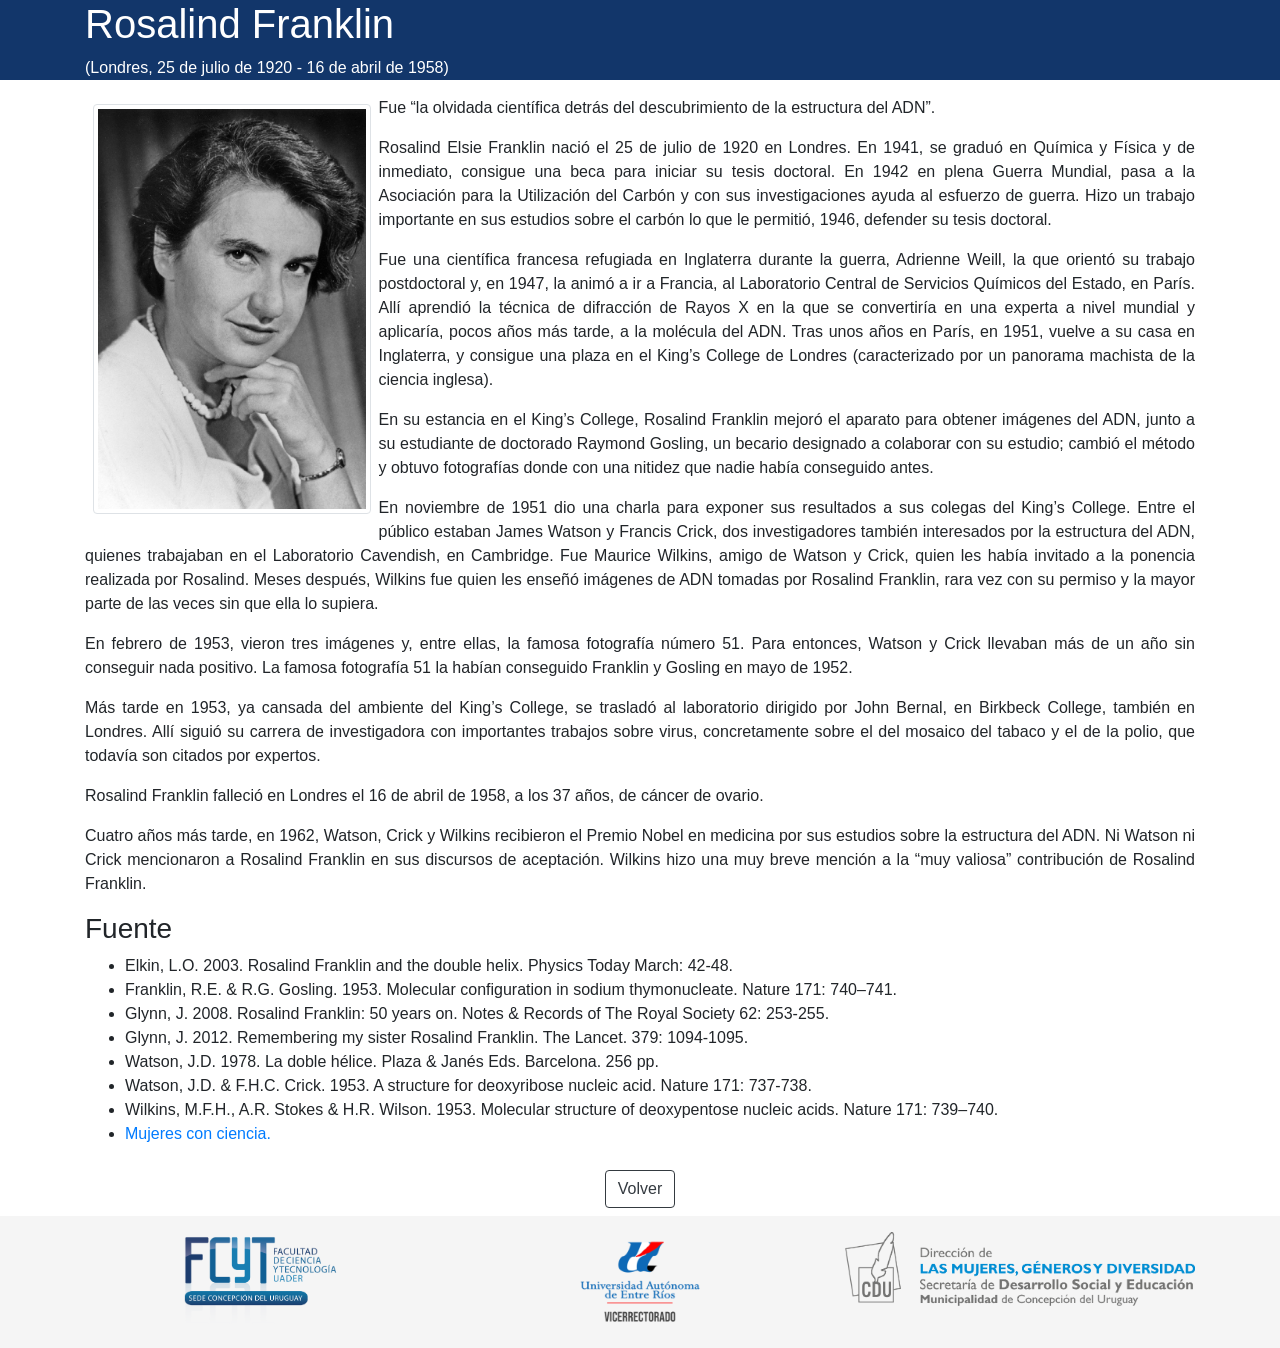
<file: franklin.html>
<!doctype html>
<html lang="en">
  <head>
    <!-- Required meta tags -->
    <meta charset="utf-8">
    <meta name="viewport" content="width=device-width, initial-scale=1, shrink-to-fit=no">

    <!-- Bootstrap CSS -->
    <link rel="stylesheet" href="https://cdn.jsdelivr.net/npm/bootstrap@4.6.0/dist/css/bootstrap.min.css" integrity="sha384-B0vP5xmATw1+K9KRQjQERJvTumQW0nPEzvF6L/Z6nronJ3oUOFUFpCjEUQouq2+l" crossorigin="anonymous">
    <link rel="stylesheet" href="css/style.css">

    <title>Rosalind Franklin</title>
  </head>
  <body class="d-flex flex-column h-100">
    <section id="">
        <div class="azul">
            <div class="container">
                <h1>Rosalind Franklin</h1>
                <p>(Londres, 25 de julio de 1920 - 16 de abril de 1958)</p>
            </div>
        </div>
        <div class="container text-justify">
            <img src="img/franklin.jpg" class="rounded float-left img-thumbnail w-25 m-2" alt="Rosalind Franklin">
            <p>Fue “la olvidada científica detrás del descubrimiento de la estructura del ADN”.</p>
            <p>Rosalind Elsie Franklin nació el 25 de julio de 1920 en Londres.  En 1941, se graduó en Química y Física y de inmediato, consigue una beca para iniciar su tesis doctoral. En 1942 en plena Guerra Mundial, pasa a la Asociación para la Utilización del Carbón y con sus investigaciones ayuda al esfuerzo de guerra. Hizo un trabajo importante en sus estudios sobre el carbón lo que le permitió, 1946, defender su tesis doctoral.</p>
            <p>Fue una científica francesa refugiada en Inglaterra durante la guerra, Adrienne Weill, la que orientó su trabajo postdoctoral y, en 1947, la animó a ir a Francia, al Laboratorio Central de Servicios Químicos del Estado, en París.  Allí aprendió la técnica de difracción de Rayos X en la que se convertiría en una experta a nivel mundial y aplicaría, pocos años más tarde, a la molécula del ADN.  Tras unos años en París, en 1951, vuelve a su casa en Inglaterra, y consigue una plaza en el King’s College de Londres (caracterizado por un panorama machista de la ciencia inglesa).</p>
            <p>En su estancia en el King’s College, Rosalind Franklin mejoró el aparato para obtener imágenes del ADN, junto a su estudiante de doctorado Raymond Gosling, un becario designado a colaborar con su estudio; cambió el método y obtuvo fotografías donde con una nitidez que nadie había conseguido antes.</p>
            <p>En noviembre de 1951 dio una charla para exponer sus resultados a sus colegas del King’s College. Entre el público estaban James Watson y Francis Crick, dos investigadores también interesados por la estructura del ADN, quienes trabajaban en el Laboratorio Cavendish, en Cambridge. Fue Maurice Wilkins, amigo de Watson y Crick, quien les había invitado a la ponencia realizada por Rosalind. Meses después, Wilkins fue quien les enseñó imágenes de ADN tomadas por Rosalind Franklin, rara vez con su permiso y la mayor parte de las veces sin que ella lo supiera.</p>
            <p>En febrero de 1953, vieron tres imágenes y, entre ellas, la famosa fotografía número 51. Para entonces, Watson y Crick llevaban más de un año sin conseguir nada positivo. La famosa fotografía 51 la habían conseguido Franklin y Gosling en mayo de 1952.</p>
            <p>Más tarde en 1953, ya cansada del ambiente del King’s College, se trasladó al laboratorio dirigido por John Bernal, en Birkbeck College, también en Londres. Allí siguió su carrera de investigadora con importantes trabajos sobre virus, concretamente sobre el del mosaico del tabaco y el de la polio, que todavía son citados por expertos.</p>
            <p>Rosalind Franklin falleció en Londres el 16 de abril de 1958, a los 37 años, de cáncer de ovario.</p>
            <p>Cuatro años más tarde, en 1962, Watson, Crick y Wilkins recibieron el Premio Nobel en medicina por sus estudios sobre la estructura del ADN. Ni Watson ni Crick mencionaron a Rosalind Franklin en sus discursos de aceptación. Wilkins hizo una muy breve mención a la “muy valiosa” contribución de Rosalind Franklin.</p>
            <h3>Fuente</h3>
            <ul>
                <li>Elkin, L.O. 2003. Rosalind Franklin and the double helix. Physics Today March: 42-48.</li>
                <li>Franklin, R.E. & R.G. Gosling. 1953. Molecular configuration in sodium thymonucleate. Nature 171: 740–741.</li>
                <li>Glynn, J. 2008. Rosalind Franklin: 50 years on. Notes & Records of The Royal Society 62: 253-255.</li>
                <li>Glynn, J. 2012. Remembering my sister Rosalind Franklin. The Lancet. 379: 1094-1095.</li>
                <li>Watson, J.D. 1978. La doble hélice. Plaza & Janés Eds. Barcelona. 256 pp.</li>
                <li>Watson, J.D. & F.H.C. Crick. 1953. A structure for deoxyribose nucleic acid. Nature 171: 737-738.</li>
                <li>Wilkins, M.F.H., A.R. Stokes & H.R. Wilson. 1953. Molecular structure of deoxypentose nucleic acids. Nature 171: 739–740.</li>
                <li><a href="https://mujeresconciencia.com/" target="_blank">Mujeres con ciencia.</a></li>
            </ul>
            <div class="text-center"><a href="index.html" class="btn btn-outline-dark m-2">Volver</a></div>
        </div>
    </section>
    <footer class="footer mt-auto py-3">
        <div class="container">
          <div class="row text-center">
            <div class="col-md-4"><img class="img-fluid mx-auto d-block" src="img/fcyt.png" alt=""></div>
            <div class="col-md-4"><img class="img-fluid mx-auto d-block" src="img/uader.png" alt=""></div>
            <div class="col-md-4"><img class="img-fluid mx-auto d-block" src="img/municipalidad.png" alt=""></div>
          </div>
        </div>
      </footer>
  
  
      <!-- Optional JavaScript; choose one of the two! -->
  
      <!-- Option 1: jQuery and Bootstrap Bundle (includes Popper) -->
      <script src="https://code.jquery.com/jquery-3.5.1.slim.min.js" integrity="sha384-DfXdz2htPH0lsSSs5nCTpuj/zy4C+OGpamoFVy38MVBnE+IbbVYUew+OrCXaRkfj" crossorigin="anonymous"></script>
      <script src="https://cdn.jsdelivr.net/npm/bootstrap@4.6.0/dist/js/bootstrap.bundle.min.js" integrity="sha384-Piv4xVNRyMGpqkS2by6br4gNJ7DXjqk09RmUpJ8jgGtD7zP9yug3goQfGII0yAns" crossorigin="anonymous"></script>
  
      <!-- Option 2: Separate Popper and Bootstrap JS -->
      <!--
      <script src="https://code.jquery.com/jquery-3.5.1.slim.min.js" integrity="sha384-DfXdz2htPH0lsSSs5nCTpuj/zy4C+OGpamoFVy38MVBnE+IbbVYUew+OrCXaRkfj" crossorigin="anonymous"></script>
      <script src="https://cdn.jsdelivr.net/npm/popper.js@1.16.1/dist/umd/popper.min.js" integrity="sha384-9/reFTGAW83EW2RDu2S0VKaIzap3H66lZH81PoYlFhbGU+6BZp6G7niu735Sk7lN" crossorigin="anonymous"></script>
      <script src="https://cdn.jsdelivr.net/npm/bootstrap@4.6.0/dist/js/bootstrap.min.js" integrity="sha384-+YQ4JLhjyBLPDQt//I+STsc9iw4uQqACwlvpslubQzn4u2UU2UFM80nGisd026JF" crossorigin="anonymous"></script>
      -->
    </body>
  </html>
</file>
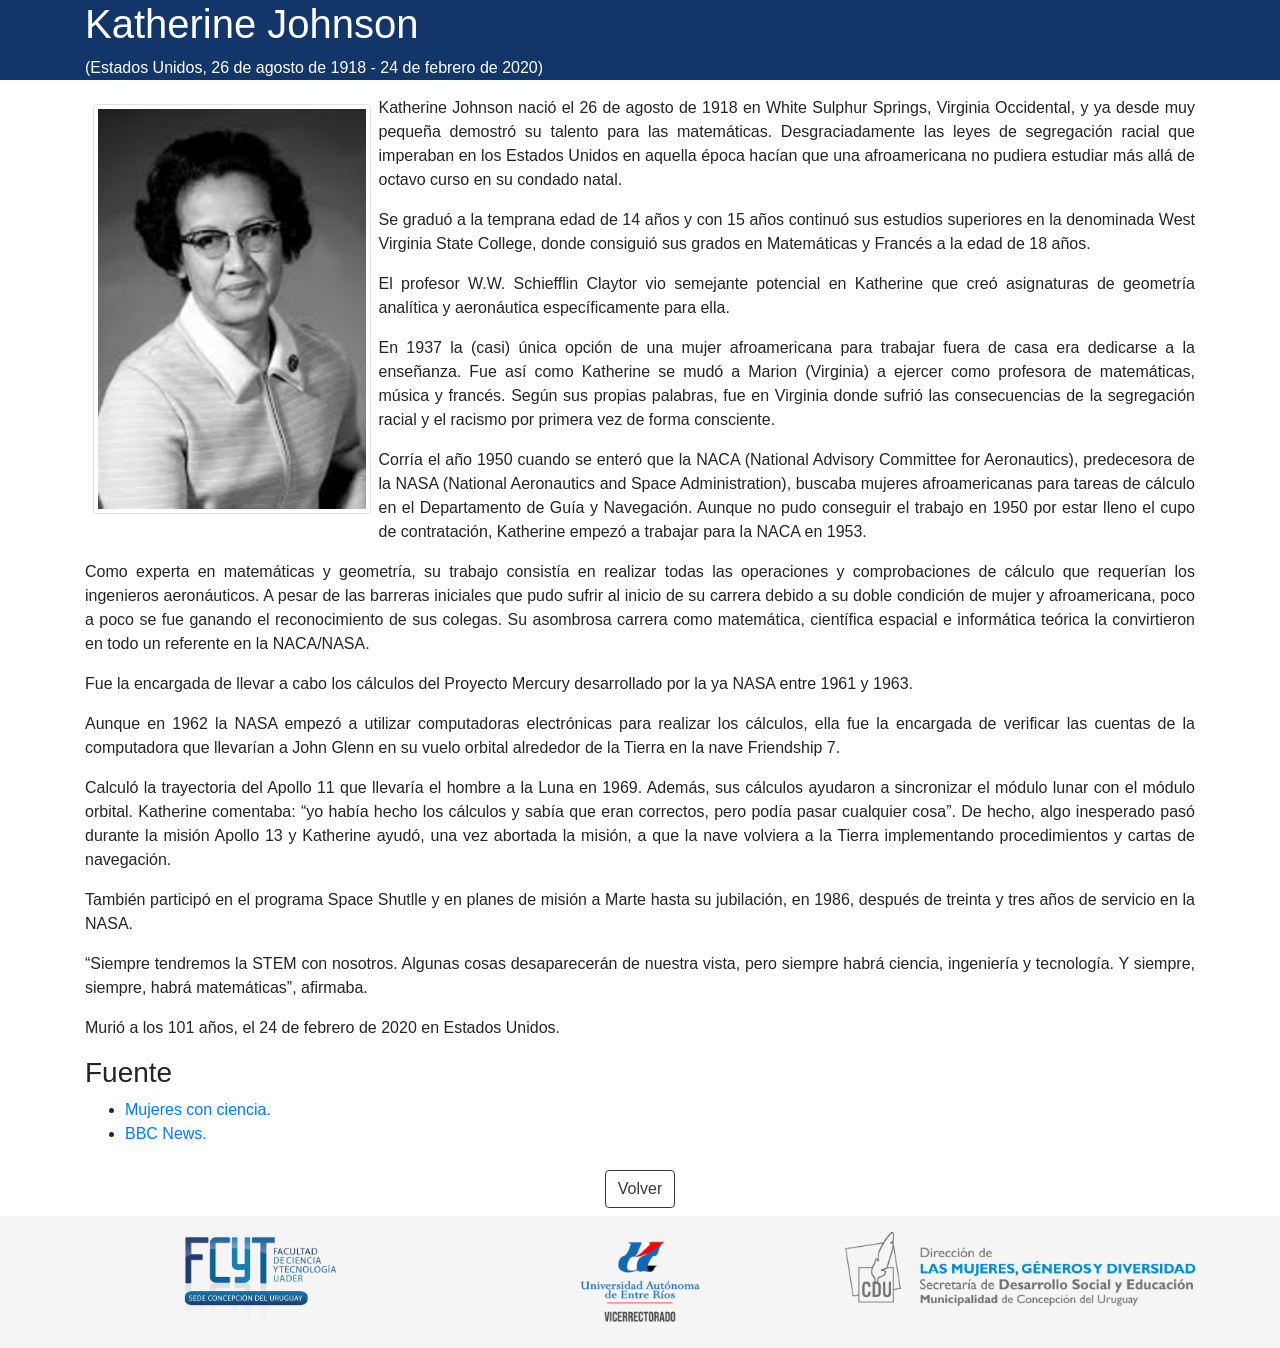
<file: johnson.html>
<!doctype html>
<html lang="en">
  <head>
    <!-- Required meta tags -->
    <meta charset="utf-8">
    <meta name="viewport" content="width=device-width, initial-scale=1, shrink-to-fit=no">

    <!-- Bootstrap CSS -->
    <link rel="stylesheet" href="https://cdn.jsdelivr.net/npm/bootstrap@4.6.0/dist/css/bootstrap.min.css" integrity="sha384-B0vP5xmATw1+K9KRQjQERJvTumQW0nPEzvF6L/Z6nronJ3oUOFUFpCjEUQouq2+l" crossorigin="anonymous">
    <link rel="stylesheet" href="css/style.css">

    <title>Katherine Johnson</title>
  </head>
  <body class="d-flex flex-column h-100">
    <section id="">
        <div class="azul">
            <div class="container">
                <h1>Katherine Johnson</h1>
                <p>(Estados Unidos, 26 de agosto de 1918 - 24 de febrero de 2020)</p>
            </div>
        </div>
        <div class="container text-justify">
            <img src="img/johnson.jpg" class="rounded float-left img-thumbnail w-25 m-2" alt="Katherine Johnson">
            <p>Katherine Johnson nació el 26 de agosto de 1918 en White Sulphur Springs, Virginia Occidental, y ya desde muy pequeña demostró su talento para las matemáticas. Desgraciadamente las leyes de segregación racial que imperaban en los Estados Unidos en aquella época hacían que una afroamericana no pudiera estudiar más allá de octavo curso en su condado natal.</p>
            <p>Se graduó a la temprana edad de 14 años y con 15 años continuó sus estudios superiores en la denominada West Virginia State College, donde consiguió sus grados en Matemáticas y Francés a la edad de 18 años.</p>
            <p>El profesor W.W. Schiefflin Claytor vio semejante potencial en Katherine que creó asignaturas de geometría analítica y aeronáutica específicamente para ella.</p>
            <p>En 1937 la (casi) única opción de una mujer afroamericana para trabajar fuera de casa era dedicarse a la enseñanza. Fue así como Katherine se mudó a Marion (Virginia) a ejercer como profesora de matemáticas, música y francés. Según sus propias palabras, fue en Virginia donde sufrió las consecuencias de la segregación racial y el racismo por primera vez de forma consciente.</p>
            <p>Corría el año 1950 cuando se enteró que la NACA (National Advisory Committee for Aeronautics), predecesora de la NASA (National Aeronautics and Space Administration), buscaba mujeres afroamericanas para tareas de cálculo en el Departamento de Guía y Navegación. Aunque no pudo conseguir el trabajo en 1950 por estar lleno el cupo de contratación, Katherine empezó a trabajar para la NACA en 1953.</p>
            <p>Como experta en matemáticas y geometría, su trabajo consistía en realizar todas las operaciones y comprobaciones de cálculo que requerían los ingenieros aeronáuticos. A pesar de las barreras iniciales que pudo sufrir al inicio de su carrera debido a su doble condición de mujer y afroamericana, poco a poco se fue ganando el reconocimiento de sus colegas. Su asombrosa carrera como matemática, científica espacial e informática teórica la convirtieron en todo un referente en la NACA/NASA.</p>
            <p>Fue la encargada de llevar a cabo los cálculos del Proyecto Mercury desarrollado por la ya NASA entre 1961 y 1963.</p>
            <p>Aunque en 1962 la NASA empezó a utilizar computadoras electrónicas para realizar los cálculos, ella fue la encargada de verificar las cuentas de la computadora que llevarían a John Glenn en su vuelo orbital alrededor de la Tierra en la nave Friendship 7.</p>
            <p>Calculó la trayectoria del Apollo 11 que llevaría el hombre a la Luna en 1969. Además, sus cálculos ayudaron a sincronizar el módulo lunar con el módulo orbital. Katherine comentaba: “yo había hecho los cálculos y sabía que eran correctos, pero podía pasar cualquier cosa”. De hecho, algo inesperado pasó durante la misión Apollo 13 y Katherine ayudó, una vez abortada la misión, a que la nave volviera a la Tierra implementando procedimientos y cartas de navegación.</p>
            <p>También participó en el programa Space Shutlle y en planes de misión a Marte hasta su jubilación, en 1986, después de treinta y tres años de servicio en la NASA.</p>
            <p>“Siempre tendremos la STEM con nosotros. Algunas cosas desaparecerán de nuestra vista, pero siempre habrá ciencia, ingeniería y tecnología. Y siempre, siempre, habrá matemáticas”, afirmaba.</p>
            <p>Murió a los 101 años, el 24 de febrero de 2020 en Estados Unidos.</p>
            <h3>Fuente</h3>
            <ul>
                <li><a href="https://mujeresconciencia.com/2016/12/12/katherine-johnson-la-calculadora-humana/" target="_blank">Mujeres con ciencia.</a></li>
                <li><a href="https://www.bbc.com/mundo/noticias-51617960" target="_blank">BBC News.</a></li>
            </ul>
            <div class="text-center"><a href="index.html" class="btn btn-outline-dark m-2">Volver</a></div>
        </div>
    </section>
    <footer class="footer mt-auto py-3">
        <div class="container">
          <div class="row text-center">
            <div class="col-md-4"><img class="img-fluid mx-auto d-block" src="img/fcyt.png" alt=""></div>
            <div class="col-md-4"><img class="img-fluid mx-auto d-block" src="img/uader.png" alt=""></div>
            <div class="col-md-4"><img class="img-fluid mx-auto d-block" src="img/municipalidad.png" alt=""></div>
          </div>
        </div>
      </footer>
  
  
      <!-- Optional JavaScript; choose one of the two! -->
  
      <!-- Option 1: jQuery and Bootstrap Bundle (includes Popper) -->
      <script src="https://code.jquery.com/jquery-3.5.1.slim.min.js" integrity="sha384-DfXdz2htPH0lsSSs5nCTpuj/zy4C+OGpamoFVy38MVBnE+IbbVYUew+OrCXaRkfj" crossorigin="anonymous"></script>
      <script src="https://cdn.jsdelivr.net/npm/bootstrap@4.6.0/dist/js/bootstrap.bundle.min.js" integrity="sha384-Piv4xVNRyMGpqkS2by6br4gNJ7DXjqk09RmUpJ8jgGtD7zP9yug3goQfGII0yAns" crossorigin="anonymous"></script>
  
      <!-- Option 2: Separate Popper and Bootstrap JS -->
      <!--
      <script src="https://code.jquery.com/jquery-3.5.1.slim.min.js" integrity="sha384-DfXdz2htPH0lsSSs5nCTpuj/zy4C+OGpamoFVy38MVBnE+IbbVYUew+OrCXaRkfj" crossorigin="anonymous"></script>
      <script src="https://cdn.jsdelivr.net/npm/popper.js@1.16.1/dist/umd/popper.min.js" integrity="sha384-9/reFTGAW83EW2RDu2S0VKaIzap3H66lZH81PoYlFhbGU+6BZp6G7niu735Sk7lN" crossorigin="anonymous"></script>
      <script src="https://cdn.jsdelivr.net/npm/bootstrap@4.6.0/dist/js/bootstrap.min.js" integrity="sha384-+YQ4JLhjyBLPDQt//I+STsc9iw4uQqACwlvpslubQzn4u2UU2UFM80nGisd026JF" crossorigin="anonymous"></script>
      -->
    </body>
  </html>
</file>
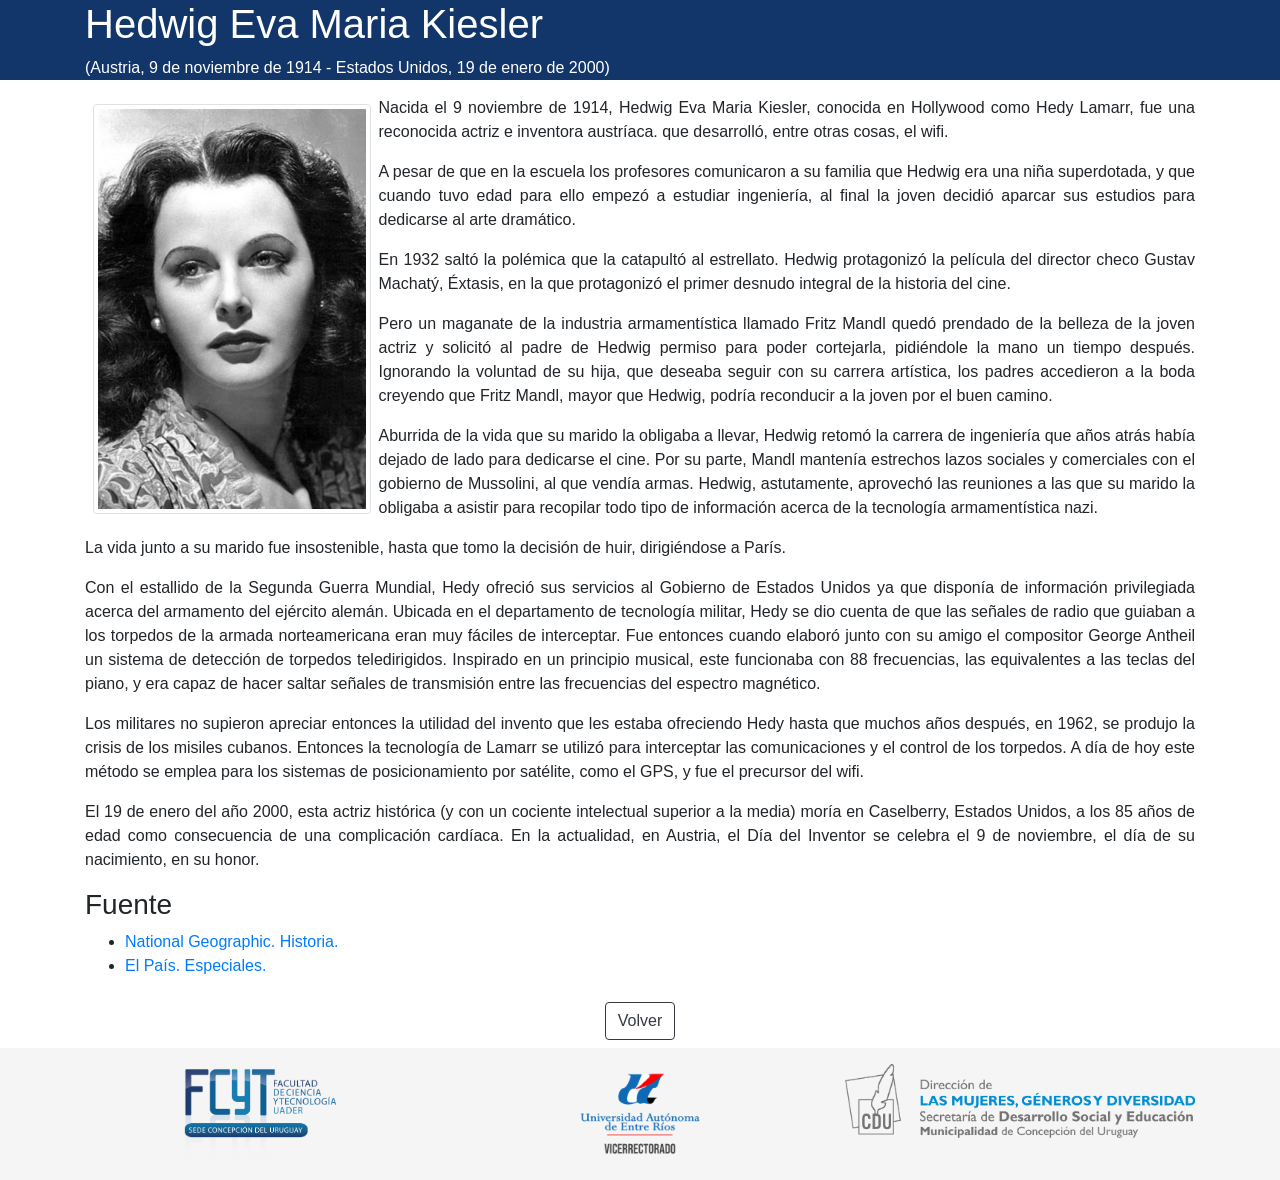
<file: kiesler.html>
<!doctype html>
<html lang="en">
  <head>
    <!-- Required meta tags -->
    <meta charset="utf-8">
    <meta name="viewport" content="width=device-width, initial-scale=1, shrink-to-fit=no">

    <!-- Bootstrap CSS -->
    <link rel="stylesheet" href="https://cdn.jsdelivr.net/npm/bootstrap@4.6.0/dist/css/bootstrap.min.css" integrity="sha384-B0vP5xmATw1+K9KRQjQERJvTumQW0nPEzvF6L/Z6nronJ3oUOFUFpCjEUQouq2+l" crossorigin="anonymous">
    <link rel="stylesheet" href="css/style.css">

    <title>Hedwig Eva Maria Kiesler</title>
  </head>
  <body class="d-flex flex-column h-100">
    <section id="">
        <div class="azul">
            <div class="container">
                <h1>Hedwig Eva Maria Kiesler</h1>
                <p>(Austria, 9 de noviembre de 1914 - Estados Unidos, 19 de enero de 2000)</p>
            </div>
        </div>
        <div class="container text-justify">
            <img src="img/kiesler.jpg" class="rounded float-left img-thumbnail w-25 m-2" alt="Hedwig Eva Maria Kiesler">
            <p>Nacida el 9 noviembre de 1914, Hedwig Eva Maria Kiesler, conocida en Hollywood como Hedy Lamarr, fue una reconocida actriz e inventora austríaca. que desarrolló, entre otras cosas, el wifi.</p>
            <p>A pesar de que en la escuela los profesores comunicaron a su familia que Hedwig era una niña superdotada, y que cuando tuvo edad para ello empezó a estudiar ingeniería, al final la joven decidió aparcar sus estudios para dedicarse al arte dramático.</p>
            <p>En 1932 saltó la polémica que la catapultó al estrellato. Hedwig protagonizó la película del director checo Gustav Machatý, Éxtasis, en la que protagonizó el primer desnudo integral de la historia del cine.</p>
            <p>Pero un maganate de la industria armamentística llamado Fritz Mandl quedó prendado de la belleza de la joven actriz y solicitó al padre de Hedwig permiso para poder cortejarla, pidiéndole la mano un tiempo después. Ignorando la voluntad de su hija, que deseaba seguir con su carrera artística, los padres accedieron a la boda creyendo que Fritz Mandl, mayor que Hedwig, podría reconducir a la joven por el buen camino.</p>
            <p>Aburrida de la vida que su marido la obligaba a llevar, Hedwig retomó la carrera de ingeniería que años atrás había dejado de lado para dedicarse el cine. Por su parte, Mandl mantenía estrechos lazos sociales y comerciales con el gobierno de Mussolini, al que vendía armas. Hedwig, astutamente, aprovechó las reuniones a las que su marido la obligaba a asistir para recopilar todo tipo de información acerca de la tecnología armamentística nazi.</p>
            <p>La vida junto a su marido fue insostenible, hasta que tomo la decisión de huir, dirigiéndose a París.</p>
            <p>Con el estallido de la Segunda Guerra Mundial, Hedy ofreció sus servicios al Gobierno de Estados Unidos ya que disponía de información privilegiada acerca del armamento del ejército alemán. Ubicada en el departamento de tecnología militar, Hedy se dio cuenta de que las señales de radio que guiaban a los torpedos de la armada norteamericana eran muy fáciles de interceptar. Fue entonces cuando elaboró junto con su amigo el compositor George Antheil un sistema de detección de torpedos teledirigidos. Inspirado en un principio musical, este funcionaba con 88 frecuencias, las equivalentes a las teclas del piano, y era capaz de hacer saltar señales de transmisión entre las frecuencias del espectro magnético.</p>
            <p>Los militares no supieron apreciar entonces la utilidad del invento que les estaba ofreciendo Hedy hasta que muchos años después, en 1962, se produjo la crisis de los misiles cubanos. Entonces la tecnología de Lamarr se utilizó para interceptar las comunicaciones y el control de los torpedos. A día de hoy este método se emplea para los sistemas de posicionamiento por satélite, como el GPS, y fue el precursor del wifi.</p>
            <p>El 19 de enero del año 2000, esta actriz histórica (y con un cociente intelectual superior a la media) moría en Caselberry, Estados Unidos, a los 85 años de edad como consecuencia de una complicación cardíaca. En la actualidad, en Austria, el Día del Inventor se celebra el 9 de noviembre, el día de su nacimiento, en su honor.</p>
            <h3>Fuente</h3>
            <ul>
                <li><a href="https://historia.nationalgeographic.com.es/a/hedy-lamarr-actriz-que-invento-wifi_14882" target="_blank">National Geographic. Historia.</a></li>
                <li><a href="https://elpais.com/especiales/2018/mujeres-de-la-ciencia/hedy-lamarr.html" target="_blank">El País. Especiales.</a></li>
            </ul>
            <div class="text-center"><a href="index.html" class="btn btn-outline-dark m-2">Volver</a></div>
        </div>
    </section>
    <footer class="footer mt-auto py-3">
        <div class="container">
          <div class="row text-center">
            <div class="col-md-4"><img class="img-fluid mx-auto d-block" src="img/fcyt.png" alt=""></div>
            <div class="col-md-4"><img class="img-fluid mx-auto d-block" src="img/uader.png" alt=""></div>
            <div class="col-md-4"><img class="img-fluid mx-auto d-block" src="img/municipalidad.png" alt=""></div>
          </div>
        </div>
      </footer>
  
  
      <!-- Optional JavaScript; choose one of the two! -->
  
      <!-- Option 1: jQuery and Bootstrap Bundle (includes Popper) -->
      <script src="https://code.jquery.com/jquery-3.5.1.slim.min.js" integrity="sha384-DfXdz2htPH0lsSSs5nCTpuj/zy4C+OGpamoFVy38MVBnE+IbbVYUew+OrCXaRkfj" crossorigin="anonymous"></script>
      <script src="https://cdn.jsdelivr.net/npm/bootstrap@4.6.0/dist/js/bootstrap.bundle.min.js" integrity="sha384-Piv4xVNRyMGpqkS2by6br4gNJ7DXjqk09RmUpJ8jgGtD7zP9yug3goQfGII0yAns" crossorigin="anonymous"></script>
  
      <!-- Option 2: Separate Popper and Bootstrap JS -->
      <!--
      <script src="https://code.jquery.com/jquery-3.5.1.slim.min.js" integrity="sha384-DfXdz2htPH0lsSSs5nCTpuj/zy4C+OGpamoFVy38MVBnE+IbbVYUew+OrCXaRkfj" crossorigin="anonymous"></script>
      <script src="https://cdn.jsdelivr.net/npm/popper.js@1.16.1/dist/umd/popper.min.js" integrity="sha384-9/reFTGAW83EW2RDu2S0VKaIzap3H66lZH81PoYlFhbGU+6BZp6G7niu735Sk7lN" crossorigin="anonymous"></script>
      <script src="https://cdn.jsdelivr.net/npm/bootstrap@4.6.0/dist/js/bootstrap.min.js" integrity="sha384-+YQ4JLhjyBLPDQt//I+STsc9iw4uQqACwlvpslubQzn4u2UU2UFM80nGisd026JF" crossorigin="anonymous"></script>
      -->
    </body>
  </html>
</file>
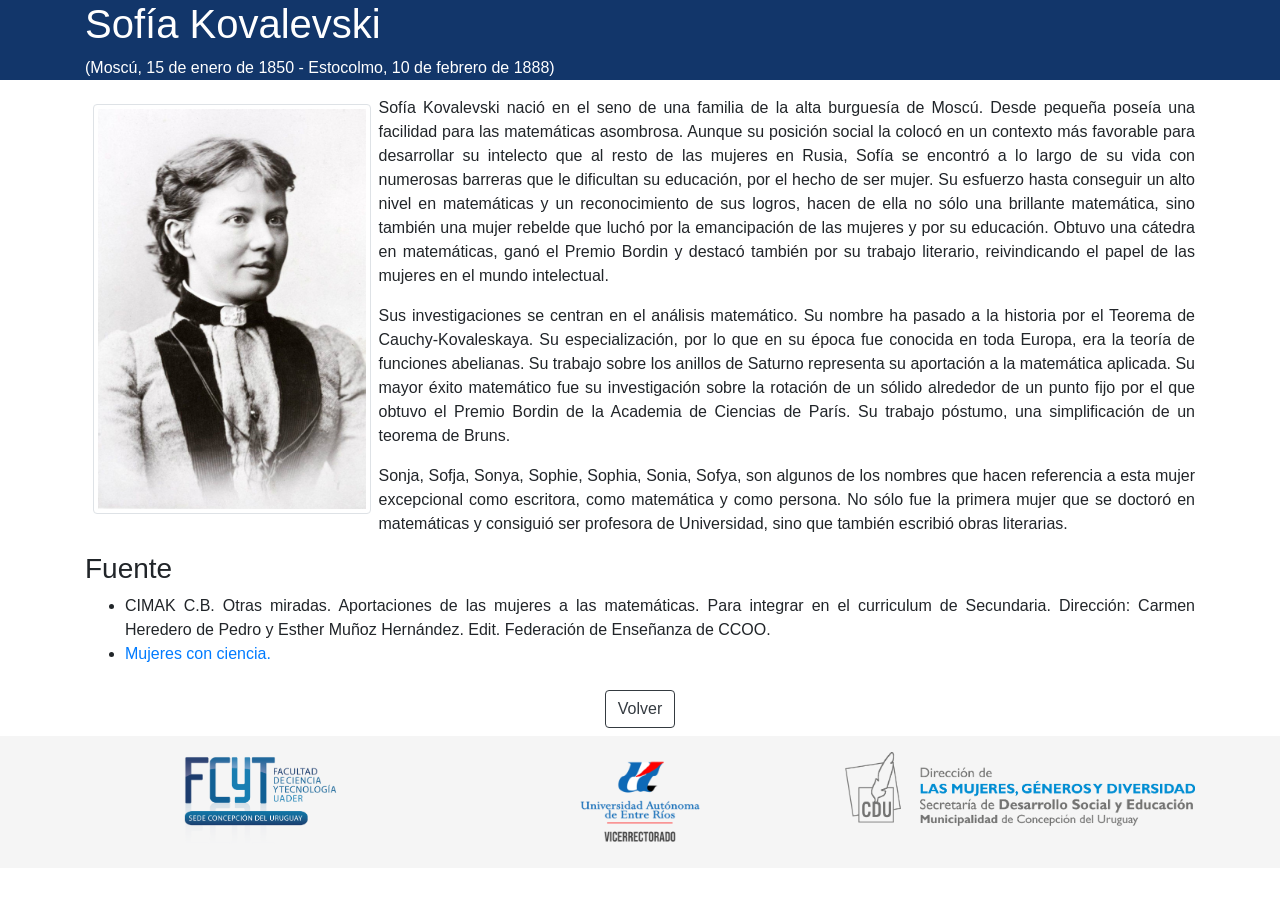
<file: kovalevski.html>
<!doctype html>
<html lang="en">
  <head>
    <!-- Required meta tags -->
    <meta charset="utf-8">
    <meta name="viewport" content="width=device-width, initial-scale=1, shrink-to-fit=no">

    <!-- Bootstrap CSS -->
    <link rel="stylesheet" href="https://cdn.jsdelivr.net/npm/bootstrap@4.6.0/dist/css/bootstrap.min.css" integrity="sha384-B0vP5xmATw1+K9KRQjQERJvTumQW0nPEzvF6L/Z6nronJ3oUOFUFpCjEUQouq2+l" crossorigin="anonymous">
    <link rel="stylesheet" href="css/style.css">

    <title>Sofía Kovalevski</title>
  </head>
  <body class="d-flex flex-column h-100">
    <section id="">
        <div class="azul">
            <div class="container">
                <h1>Sofía Kovalevski</h1>
                <p>(Moscú, 15 de enero de 1850 - Estocolmo, 10 de febrero de 1888)</p>
            </div>
        </div>
        <div class="container text-justify">
            <img src="img/kovalevski.jpg" class="rounded float-left img-thumbnail w-25 m-2" alt="Sofía Kovalevski">
            <p>Sofía Kovalevski nació en el seno de una familia de la alta burguesía de Moscú. Desde pequeña poseía una facilidad para las matemáticas asombrosa. Aunque su posición social la colocó en un contexto más favorable para desarrollar su intelecto que al resto de las mujeres en Rusia, Sofía se encontró a lo largo de su vida con numerosas barreras que le dificultan su educación, por el hecho de ser mujer. Su esfuerzo hasta conseguir un alto nivel en matemáticas y un reconocimiento de sus logros, hacen de ella no sólo una brillante matemática, sino también una mujer rebelde que luchó por la emancipación de las mujeres y por su educación. Obtuvo una cátedra en matemáticas, ganó el Premio Bordin y destacó también por su trabajo literario, reivindicando el papel de las mujeres en el mundo intelectual.</p>
            <p>Sus investigaciones se centran en el análisis matemático. Su nombre ha pasado a la historia por el Teorema de Cauchy-Kovaleskaya. Su especialización, por lo que en su época fue conocida en toda Europa, era la teoría de funciones abelianas. Su trabajo sobre los anillos de Saturno representa su aportación a la matemática aplicada. Su mayor éxito matemático fue su investigación sobre la rotación de un sólido alrededor de un punto fijo por el que obtuvo el Premio Bordin de la Academia de Ciencias de París. Su trabajo póstumo, una simplificación de un teorema de Bruns.</p>
            <p>Sonja, Sofja, Sonya, Sophie, Sophia, Sonia, Sofya, son algunos de los nombres que hacen referencia a esta mujer excepcional como escritora, como matemática y como persona. No sólo fue la primera mujer que se doctoró en matemáticas y consiguió ser profesora de Universidad, sino que también escribió obras literarias.</p>
            <h3>Fuente</h3>
            <ul>
                <li>CIMAK C.B. Otras miradas. Aportaciones de las mujeres a las matemáticas. Para integrar en el curriculum de Secundaria. Dirección: Carmen Heredero de Pedro y Esther Muñoz Hernández. Edit. Federación de Enseñanza de CCOO.</li>
                <li><a href="https://mujeresconciencia.com/" target="_blank">Mujeres con ciencia.</a></li>
            </ul>
            <div class="text-center"><a href="index.html" class="btn btn-outline-dark m-2">Volver</a></div>
        </div>
    </section>
    <footer class="footer mt-auto py-3">
        <div class="container">
          <div class="row text-center">
            <div class="col-md-4"><img class="img-fluid mx-auto d-block" src="img/fcyt.png" alt=""></div>
            <div class="col-md-4"><img class="img-fluid mx-auto d-block" src="img/uader.png" alt=""></div>
            <div class="col-md-4"><img class="img-fluid mx-auto d-block" src="img/municipalidad.png" alt=""></div>
          </div>
        </div>
      </footer>
  
  
      <!-- Optional JavaScript; choose one of the two! -->
  
      <!-- Option 1: jQuery and Bootstrap Bundle (includes Popper) -->
      <script src="https://code.jquery.com/jquery-3.5.1.slim.min.js" integrity="sha384-DfXdz2htPH0lsSSs5nCTpuj/zy4C+OGpamoFVy38MVBnE+IbbVYUew+OrCXaRkfj" crossorigin="anonymous"></script>
      <script src="https://cdn.jsdelivr.net/npm/bootstrap@4.6.0/dist/js/bootstrap.bundle.min.js" integrity="sha384-Piv4xVNRyMGpqkS2by6br4gNJ7DXjqk09RmUpJ8jgGtD7zP9yug3goQfGII0yAns" crossorigin="anonymous"></script>
  
      <!-- Option 2: Separate Popper and Bootstrap JS -->
      <!--
      <script src="https://code.jquery.com/jquery-3.5.1.slim.min.js" integrity="sha384-DfXdz2htPH0lsSSs5nCTpuj/zy4C+OGpamoFVy38MVBnE+IbbVYUew+OrCXaRkfj" crossorigin="anonymous"></script>
      <script src="https://cdn.jsdelivr.net/npm/popper.js@1.16.1/dist/umd/popper.min.js" integrity="sha384-9/reFTGAW83EW2RDu2S0VKaIzap3H66lZH81PoYlFhbGU+6BZp6G7niu735Sk7lN" crossorigin="anonymous"></script>
      <script src="https://cdn.jsdelivr.net/npm/bootstrap@4.6.0/dist/js/bootstrap.min.js" integrity="sha384-+YQ4JLhjyBLPDQt//I+STsc9iw4uQqACwlvpslubQzn4u2UU2UFM80nGisd026JF" crossorigin="anonymous"></script>
      -->
    </body>
  </html>
</file>
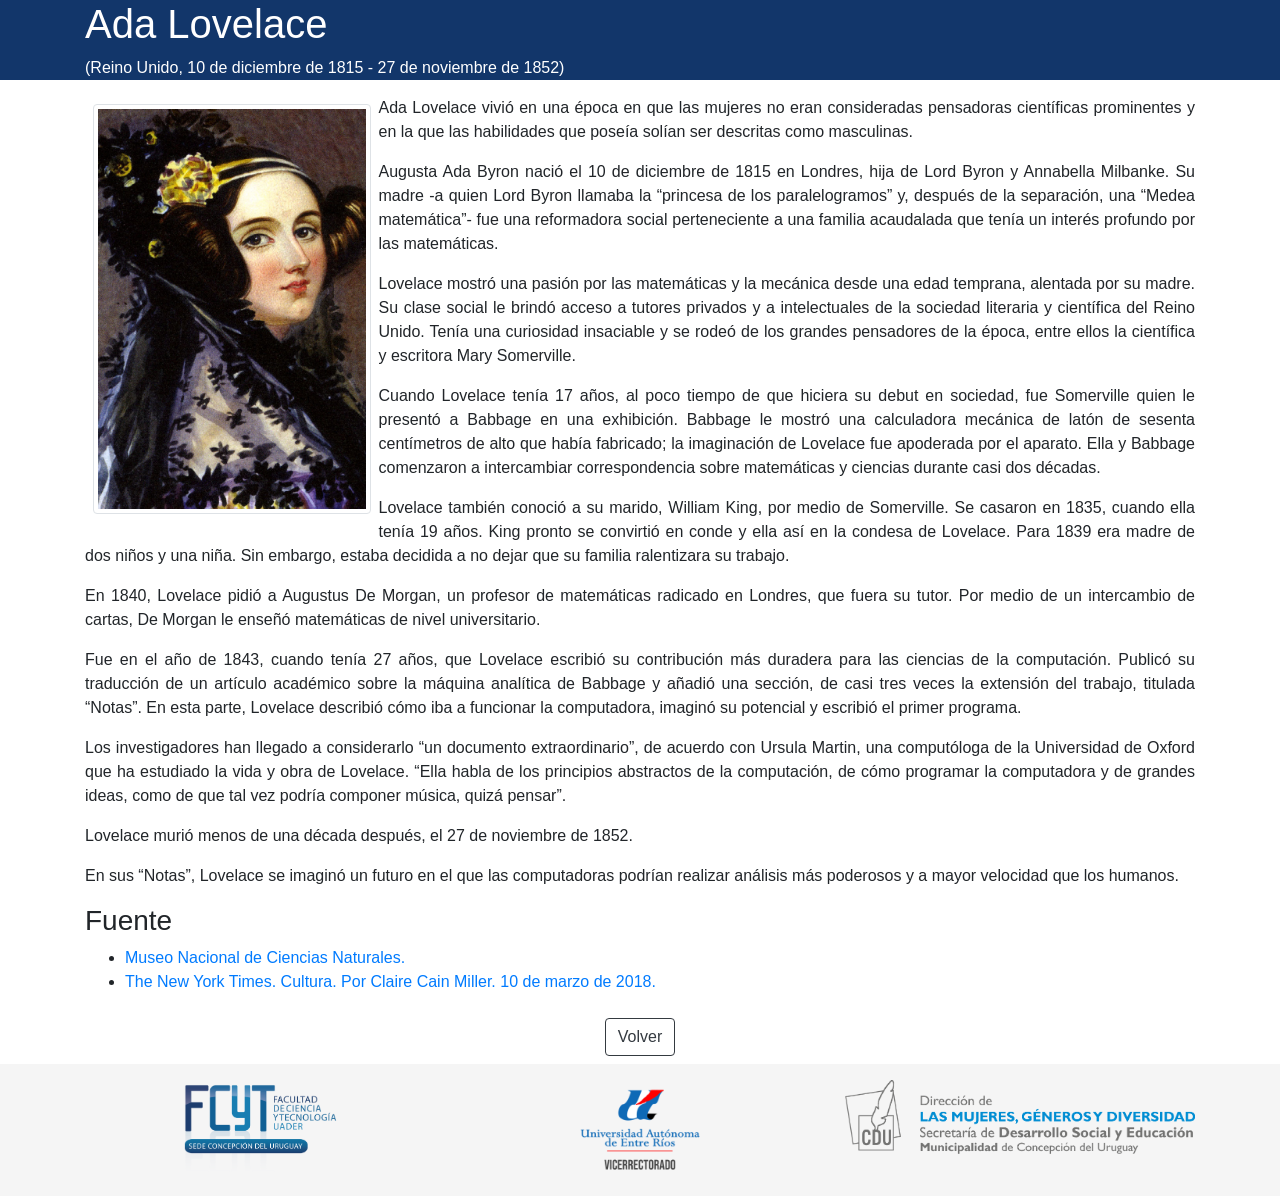
<file: lovelace.html>
<!doctype html>
<html lang="en">
  <head>
    <!-- Required meta tags -->
    <meta charset="utf-8">
    <meta name="viewport" content="width=device-width, initial-scale=1, shrink-to-fit=no">

    <!-- Bootstrap CSS -->
    <link rel="stylesheet" href="https://cdn.jsdelivr.net/npm/bootstrap@4.6.0/dist/css/bootstrap.min.css" integrity="sha384-B0vP5xmATw1+K9KRQjQERJvTumQW0nPEzvF6L/Z6nronJ3oUOFUFpCjEUQouq2+l" crossorigin="anonymous">
    <link rel="stylesheet" href="css/style.css">

    <title>Ada Lovelace</title>
  </head>
  <body class="d-flex flex-column h-100">
    <section id="">
        <div class="azul">
            <div class="container">
                <h1>Ada Lovelace</h1>
                <p>(Reino Unido, 10 de diciembre de 1815 - 27 de noviembre de 1852)</p>
            </div>
        </div>
        <div class="container text-justify">
            <img src="img/lovelace.jpg" class="rounded float-left img-thumbnail w-25 m-2" alt="Ada Lovelace">
            <p>Ada Lovelace vivió en una época en que las mujeres no eran consideradas pensadoras científicas prominentes y en la que las habilidades que poseía solían ser descritas como masculinas.</p>
            <p>Augusta Ada Byron nació el 10 de diciembre de 1815 en Londres, hija de Lord Byron y Annabella Milbanke. Su madre -a quien Lord Byron llamaba la “princesa de los paralelogramos” y, después de la separación, una “Medea matemática”- fue una reformadora social perteneciente a una familia acaudalada que tenía un interés profundo por las matemáticas.</p>
            <p>Lovelace mostró una pasión por las matemáticas y la mecánica desde una edad temprana, alentada por su madre. Su clase social le brindó acceso a tutores privados y a intelectuales de la sociedad literaria y científica del Reino Unido. Tenía una curiosidad insaciable y se rodeó de los grandes pensadores de la época, entre ellos la científica y escritora Mary Somerville.</p>
            <p>Cuando Lovelace tenía 17 años, al poco tiempo de que hiciera su debut en sociedad, fue Somerville quien le presentó a Babbage en una exhibición. Babbage le mostró una calculadora mecánica de latón de sesenta centímetros de alto que había fabricado; la imaginación de Lovelace fue apoderada por el aparato. Ella y Babbage comenzaron a intercambiar correspondencia sobre matemáticas y ciencias durante casi dos décadas.</p>
            <p>Lovelace también conoció a su marido, William King, por medio de Somerville. Se casaron en 1835, cuando ella tenía 19 años. King pronto se convirtió en conde y ella así en la condesa de Lovelace. Para 1839 era madre de dos niños y una niña. Sin embargo, estaba decidida a no dejar que su familia ralentizara su trabajo.</p>
            <p>En 1840, Lovelace pidió a Augustus De Morgan, un profesor de matemáticas radicado en Londres, que fuera su tutor. Por medio de un intercambio de cartas, De Morgan le enseñó matemáticas de nivel universitario.</p>
            <p>Fue en el año de 1843, cuando tenía 27 años, que Lovelace escribió su contribución más duradera para las ciencias de la computación. Publicó su traducción de un artículo académico sobre la máquina analítica de Babbage y añadió una sección, de casi tres veces la extensión del trabajo, titulada “Notas”. En esta parte, Lovelace describió cómo iba a funcionar la computadora, imaginó su potencial y escribió el primer programa.</p>
            <p>Los investigadores han llegado a considerarlo “un documento extraordinario”, de acuerdo con Ursula Martin, una computóloga de la Universidad de Oxford que ha estudiado la vida y obra de Lovelace. “Ella habla de los principios abstractos de la computación, de cómo programar la computadora y de grandes ideas, como de que tal vez podría componer música, quizá pensar”.</p>
            <p>Lovelace murió menos de una década después, el 27 de noviembre de 1852.</p>
            <p>En sus “Notas”, Lovelace se imaginó un futuro en el que las computadoras podrían realizar análisis más poderosos y a mayor velocidad que los humanos.</p>
            <h3>Fuente</h3>
            <ul>
                <li><a href="https://www.mncn.csic.es/es/visita-el-mncn/biografia-de-ada-lovelace" target="_blank">Museo Nacional de Ciencias Naturales.</a></li>
                <li><a href="https://www.nytimes.com/es/2018/03/10/espanol/cultura/ada-lovelace-obituario-overlooked.html" target="_blank">The New York Times. Cultura. Por Claire Cain Miller. 10 de marzo de 2018.</a></li>
            </ul>
            <div class="text-center"><a href="index.html" class="btn btn-outline-dark m-2">Volver</a></div>
        </div>
    </section>


    <footer class="footer mt-auto py-3">
        <div class="container">
          <div class="row text-center">
            <div class="col-md-4"><img class="img-fluid mx-auto d-block" src="img/fcyt.png" alt=""></div>
            <div class="col-md-4"><img class="img-fluid mx-auto d-block" src="img/uader.png" alt=""></div>
            <div class="col-md-4"><img class="img-fluid mx-auto d-block" src="img/municipalidad.png" alt=""></div>
          </div>
        </div>
      </footer>
  
  
      <!-- Optional JavaScript; choose one of the two! -->
  
      <!-- Option 1: jQuery and Bootstrap Bundle (includes Popper) -->
      <script src="https://code.jquery.com/jquery-3.5.1.slim.min.js" integrity="sha384-DfXdz2htPH0lsSSs5nCTpuj/zy4C+OGpamoFVy38MVBnE+IbbVYUew+OrCXaRkfj" crossorigin="anonymous"></script>
      <script src="https://cdn.jsdelivr.net/npm/bootstrap@4.6.0/dist/js/bootstrap.bundle.min.js" integrity="sha384-Piv4xVNRyMGpqkS2by6br4gNJ7DXjqk09RmUpJ8jgGtD7zP9yug3goQfGII0yAns" crossorigin="anonymous"></script>
  
      <!-- Option 2: Separate Popper and Bootstrap JS -->
      <!--
      <script src="https://code.jquery.com/jquery-3.5.1.slim.min.js" integrity="sha384-DfXdz2htPH0lsSSs5nCTpuj/zy4C+OGpamoFVy38MVBnE+IbbVYUew+OrCXaRkfj" crossorigin="anonymous"></script>
      <script src="https://cdn.jsdelivr.net/npm/popper.js@1.16.1/dist/umd/popper.min.js" integrity="sha384-9/reFTGAW83EW2RDu2S0VKaIzap3H66lZH81PoYlFhbGU+6BZp6G7niu735Sk7lN" crossorigin="anonymous"></script>
      <script src="https://cdn.jsdelivr.net/npm/bootstrap@4.6.0/dist/js/bootstrap.min.js" integrity="sha384-+YQ4JLhjyBLPDQt//I+STsc9iw4uQqACwlvpslubQzn4u2UU2UFM80nGisd026JF" crossorigin="anonymous"></script>
      -->
    </body>
  </html>
</file>
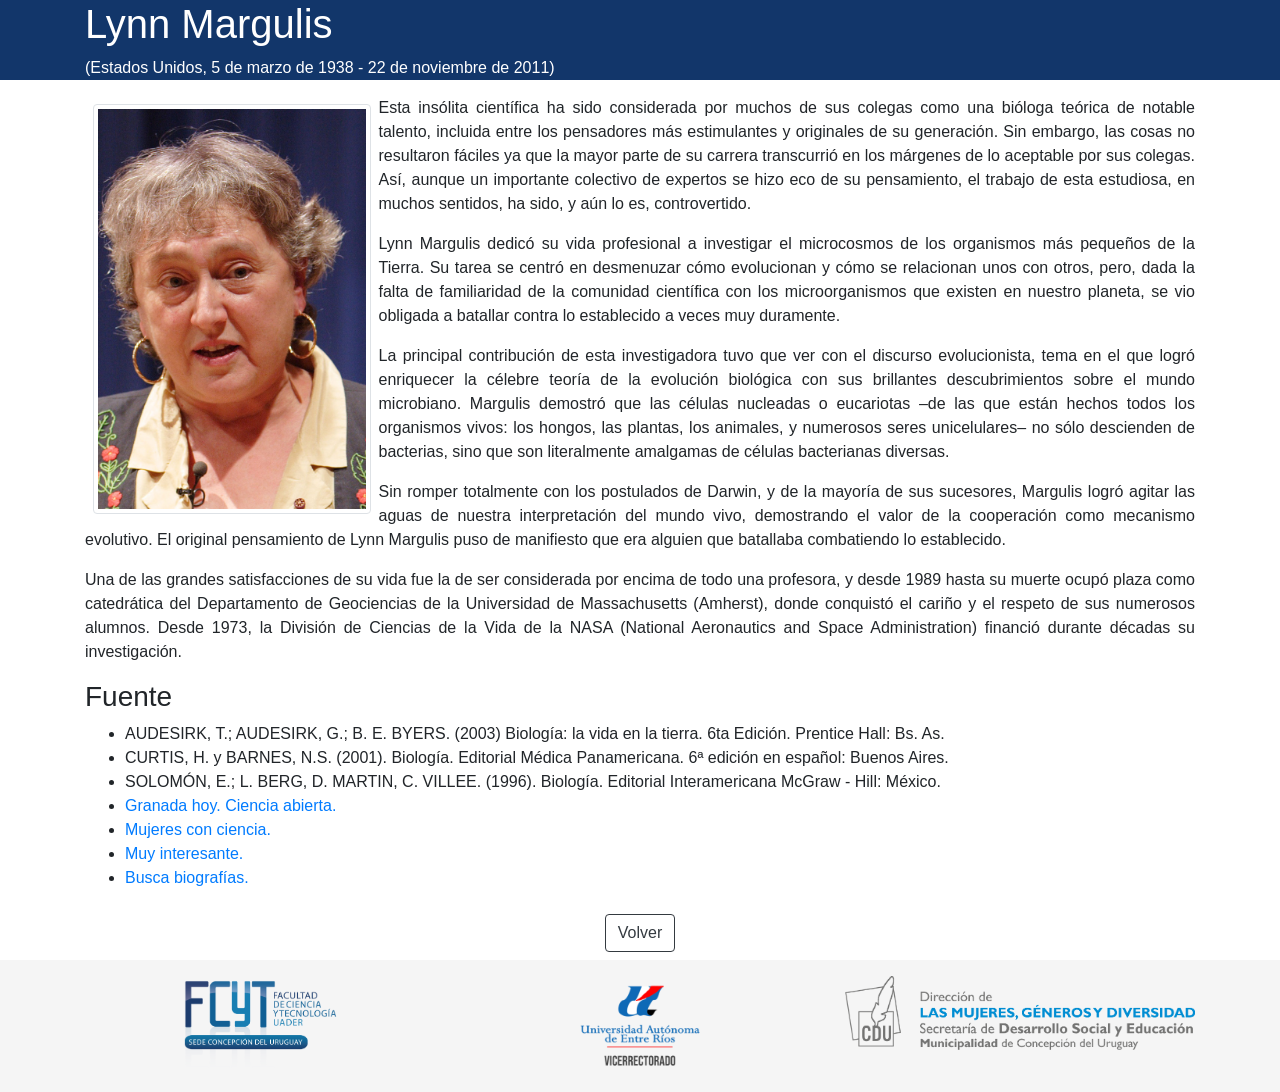
<file: margulis.html>
<!doctype html>
<html lang="en">
  <head>
    <!-- Required meta tags -->
    <meta charset="utf-8">
    <meta name="viewport" content="width=device-width, initial-scale=1, shrink-to-fit=no">

    <!-- Bootstrap CSS -->
    <link rel="stylesheet" href="https://cdn.jsdelivr.net/npm/bootstrap@4.6.0/dist/css/bootstrap.min.css" integrity="sha384-B0vP5xmATw1+K9KRQjQERJvTumQW0nPEzvF6L/Z6nronJ3oUOFUFpCjEUQouq2+l" crossorigin="anonymous">
    <link rel="stylesheet" href="css/style.css">

    <title>Lynn Margulis</title>
  </head>
  <body class="d-flex flex-column h-100">
    <section id="">
        <div class="azul">
            <div class="container">
                <h1>Lynn Margulis</h1>
                <p>(Estados Unidos, 5 de marzo de 1938 - 22 de noviembre de 2011)</p>
            </div>
        </div>
        <div class="container text-justify">
            <img src="img/margulis.jpg" class="rounded float-left img-thumbnail w-25 m-2" alt="Lynn Margulis">
            <p>Esta insólita científica ha sido considerada por muchos de sus colegas como una bióloga teórica de notable talento, incluida entre los pensadores más estimulantes y originales de su generación. Sin embargo, las cosas no resultaron fáciles ya que la mayor parte de su carrera transcurrió en los márgenes de lo aceptable por sus colegas. Así, aunque un importante colectivo de expertos se hizo eco de su pensamiento, el trabajo de esta estudiosa, en muchos sentidos, ha sido, y aún lo es, controvertido.</p>
            <p>Lynn Margulis dedicó su vida profesional a investigar el microcosmos de los organismos más pequeños de la Tierra. Su tarea se centró en desmenuzar cómo evolucionan y cómo se relacionan unos con otros, pero, dada la falta de familiaridad de la comunidad científica con los microorganismos que existen en nuestro planeta, se vio obligada a batallar contra lo establecido a veces muy duramente.</p>
            <p>La principal contribución de esta investigadora tuvo que ver con el discurso evolucionista, tema en el que logró enriquecer la célebre teoría de la evolución biológica con sus brillantes descubrimientos sobre el mundo microbiano. Margulis demostró que las células nucleadas o eucariotas –de las que están hechos todos los organismos vivos: los hongos, las plantas, los animales, y numerosos seres unicelulares– no sólo descienden de bacterias, sino que son literalmente amalgamas de células bacterianas diversas.</p>
            <p>Sin romper totalmente con los postulados de Darwin, y de la mayoría de sus sucesores, Margulis logró agitar las aguas de nuestra interpretación del mundo vivo, demostrando el valor de la cooperación como mecanismo evolutivo. El original pensamiento de Lynn Margulis puso de manifiesto que era alguien que batallaba combatiendo lo establecido.</p>
            <p>Una de las grandes satisfacciones de su vida fue la de ser considerada por encima de todo una profesora, y desde 1989 hasta su muerte ocupó plaza como catedrática del Departamento de Geociencias de la Universidad de Massachusetts (Amherst), donde conquistó el cariño y el respeto de sus numerosos alumnos. Desde 1973, la División de Ciencias de la Vida de la NASA (National Aeronautics and Space Administration) financió durante décadas su investigación.</p>
            <h3>Fuente</h3>
            <ul>
                <li>AUDESIRK, T.; AUDESIRK, G.; B. E. BYERS. (2003) Biología: la vida en la tierra. 6ta Edición. Prentice Hall: Bs. As.</li>
                <li>CURTIS, H. y BARNES, N.S. (2001). Biología. Editorial Médica Panamericana. 6ª edición en español: Buenos Aires.</li>
                <li>SOLOMÓN, E.; L. BERG, D. MARTIN, C. VILLEE. (1996). Biología. Editorial Interamericana McGraw - Hill: México.</li>
                <li><a href="https://www.granadahoy.com/ciencia_abierta/ciencia-abierta-desconocido-foto-51-ADN-Nobel_0_1356764312.html" target="_blank">Granada hoy. Ciencia abierta.</a></li>
                <li><a href="https://mujeresconciencia.com/2015/03/05/lynn-margulis-biologa/" target="_blank">Mujeres con ciencia.</a></li>
                <li><a href="https://www.muyinteresante.es/ciencia/articulo/lynn-margulis-la-voz-de-los-microbios-291486484349" target="_blank">Muy interesante.</a></li>
                <li><a href="https://www.buscabiografias.com/biografia/verDetalle/6192/Lynn%20Margulis" target="_blank">Busca biografías.</a></li>
            </ul>
            <div class="text-center"><a href="index.html" class="btn btn-outline-dark m-2">Volver</a></div>
        </div>
    </section>
    <footer class="footer mt-auto py-3">
        <div class="container">
          <div class="row text-center">
            <div class="col-md-4"><img class="img-fluid mx-auto d-block" src="img/fcyt.png" alt=""></div>
            <div class="col-md-4"><img class="img-fluid mx-auto d-block" src="img/uader.png" alt=""></div>
            <div class="col-md-4"><img class="img-fluid mx-auto d-block" src="img/municipalidad.png" alt=""></div>
          </div>
        </div>
      </footer>
  
  
      <!-- Optional JavaScript; choose one of the two! -->
  
      <!-- Option 1: jQuery and Bootstrap Bundle (includes Popper) -->
      <script src="https://code.jquery.com/jquery-3.5.1.slim.min.js" integrity="sha384-DfXdz2htPH0lsSSs5nCTpuj/zy4C+OGpamoFVy38MVBnE+IbbVYUew+OrCXaRkfj" crossorigin="anonymous"></script>
      <script src="https://cdn.jsdelivr.net/npm/bootstrap@4.6.0/dist/js/bootstrap.bundle.min.js" integrity="sha384-Piv4xVNRyMGpqkS2by6br4gNJ7DXjqk09RmUpJ8jgGtD7zP9yug3goQfGII0yAns" crossorigin="anonymous"></script>
  
      <!-- Option 2: Separate Popper and Bootstrap JS -->
      <!--
      <script src="https://code.jquery.com/jquery-3.5.1.slim.min.js" integrity="sha384-DfXdz2htPH0lsSSs5nCTpuj/zy4C+OGpamoFVy38MVBnE+IbbVYUew+OrCXaRkfj" crossorigin="anonymous"></script>
      <script src="https://cdn.jsdelivr.net/npm/popper.js@1.16.1/dist/umd/popper.min.js" integrity="sha384-9/reFTGAW83EW2RDu2S0VKaIzap3H66lZH81PoYlFhbGU+6BZp6G7niu735Sk7lN" crossorigin="anonymous"></script>
      <script src="https://cdn.jsdelivr.net/npm/bootstrap@4.6.0/dist/js/bootstrap.min.js" integrity="sha384-+YQ4JLhjyBLPDQt//I+STsc9iw4uQqACwlvpslubQzn4u2UU2UFM80nGisd026JF" crossorigin="anonymous"></script>
      -->
    </body>
  </html>
</file>
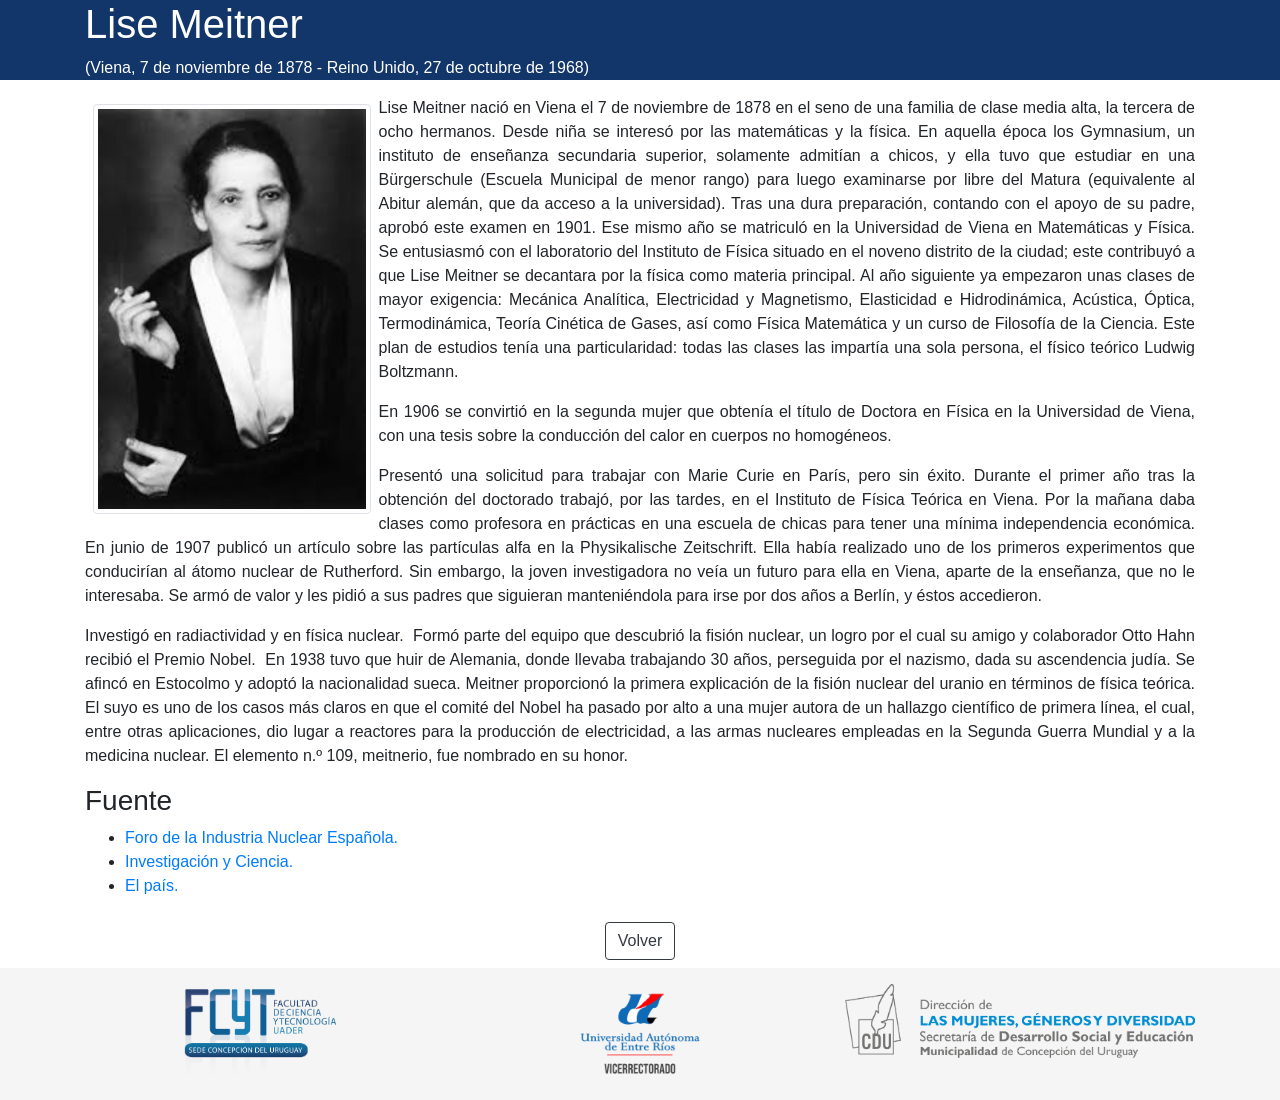
<file: meitner.html>
<!doctype html>
<html lang="en">
  <head>
    <!-- Required meta tags -->
    <meta charset="utf-8">
    <meta name="viewport" content="width=device-width, initial-scale=1, shrink-to-fit=no">

    <!-- Bootstrap CSS -->
    <link rel="stylesheet" href="https://cdn.jsdelivr.net/npm/bootstrap@4.6.0/dist/css/bootstrap.min.css" integrity="sha384-B0vP5xmATw1+K9KRQjQERJvTumQW0nPEzvF6L/Z6nronJ3oUOFUFpCjEUQouq2+l" crossorigin="anonymous">
    <link rel="stylesheet" href="css/style.css">

    <title>Lise Meitner</title>
  </head>
  <body class="d-flex flex-column h-100">
    <section id="">
        <div class="azul">
            <div class="container">
                <h1>Lise Meitner</h1>
                <p>(Viena, 7 de noviembre de 1878 - Reino Unido, 27 de octubre de 1968)</p>
            </div>
        </div>
        <div class="container text-justify">
            <img src="img/meitner.jpg" class="rounded float-left img-thumbnail w-25 m-2" alt="Lise Meitner">
            <p>Lise Meitner nació en Viena el 7 de noviembre de 1878 en el seno de una familia de clase media alta, la tercera de ocho hermanos. Desde niña se interesó por las matemáticas y la física. En aquella época los Gymnasium, un instituto de enseñanza secundaria superior, solamente admitían a chicos, y ella tuvo que estudiar en una Bürgerschule (Escuela Municipal de menor rango) para luego examinarse por libre del Matura (equivalente al Abitur alemán, que da acceso a la universidad). Tras una dura preparación, contando con el apoyo de su padre, aprobó este examen en 1901.  Ese mismo año se matriculó en la Universidad de Viena en Matemáticas y Física. Se entusiasmó con el laboratorio del Instituto de Física situado en el noveno distrito de la ciudad; este contribuyó a que Lise Meitner se decantara por la física como materia principal. Al año siguiente ya empezaron unas clases de mayor exigencia: Mecánica Analítica, Electricidad y Magnetismo, Elasticidad e Hidrodinámica, Acústica, Óptica, Termodinámica, Teoría Cinética de Gases, así como Física Matemática y un curso de Filosofía de la Ciencia. Este plan de estudios tenía una particularidad: todas las clases las impartía una sola persona, el físico teórico Ludwig Boltzmann.</p>
            <p>En 1906 se convirtió en la segunda mujer que obtenía el título de Doctora en Física en la Universidad de Viena, con una tesis sobre la conducción del calor en cuerpos no homogéneos.</p>
            <p>Presentó una solicitud para trabajar con Marie Curie en París, pero sin éxito. Durante el primer año tras la obtención del doctorado trabajó, por las tardes, en el Instituto de Física Teórica en Viena. Por la mañana daba clases como profesora en prácticas en una escuela de chicas para tener una mínima independencia económica. En junio de 1907 publicó un artículo sobre las partículas alfa en la Physikalische Zeitschrift. Ella había realizado uno de los primeros experimentos que conducirían al átomo nuclear de Rutherford. Sin embargo, la joven investigadora no veía un futuro para ella en Viena, aparte de la enseñanza, que no le interesaba. Se armó de valor y les pidió a sus padres que siguieran manteniéndola para irse por dos años a Berlín, y éstos accedieron.</p>
            <p>Investigó en radiactividad y en física nuclear. ​ Formó parte del equipo que descubrió la fisión nuclear, un logro por el cual su amigo y colaborador Otto Hahn recibió el Premio Nobel. ​ En 1938 tuvo que huir de Alemania, donde llevaba trabajando 30 años, perseguida por el nazismo, dada su ascendencia judía. Se afincó en Estocolmo y adoptó la nacionalidad sueca. Meitner proporcionó la primera explicación de la fisión nuclear del uranio en términos de física teórica. El suyo es uno de los casos más claros en que el comité del Nobel ha pasado por alto a una mujer autora de un hallazgo científico de primera línea, el cual, entre otras aplicaciones, dio lugar a reactores para la producción de electricidad, a las armas nucleares empleadas en la Segunda Guerra Mundial y a la medicina nuclear. El elemento n.º 109, meitnerio, fue nombrado en su honor.</p>
            <h3>Fuente</h3>
            <ul>
                <li><a href="https://rinconeducativo.org/es/recursos-educativos/31-de-enero-lise-meitner-y-otto-hahn-descubren-un-elemento-radiactivo-denominado" target="_blank">Foro de la Industria Nuclear Española.</a></li>
                <li><a href="https://www.investigacionyciencia.es/revistas/investigacion-y-ciencia/arquitectura-de-la-vida-236/lise-meitner-y-el-descubrimiento-de-la-fisin-nuclear-7041" target="_blank">Investigación y Ciencia.</a></li>
                <li><a href="https://elpais.com/especiales/2018/mujeres-de-la-ciencia/lise-meitner.html" target="_blank">El país.</a></li>
            </ul>
            <div class="text-center"><a href="index.html" class="btn btn-outline-dark m-2">Volver</a></div>
        </div>
    </section>
    <footer class="footer mt-auto py-3">
        <div class="container">
          <div class="row text-center">
            <div class="col-md-4"><img class="img-fluid mx-auto d-block" src="img/fcyt.png" alt=""></div>
            <div class="col-md-4"><img class="img-fluid mx-auto d-block" src="img/uader.png" alt=""></div>
            <div class="col-md-4"><img class="img-fluid mx-auto d-block" src="img/municipalidad.png" alt=""></div>
          </div>
        </div>
      </footer>
  
  
      <!-- Optional JavaScript; choose one of the two! -->
  
      <!-- Option 1: jQuery and Bootstrap Bundle (includes Popper) -->
      <script src="https://code.jquery.com/jquery-3.5.1.slim.min.js" integrity="sha384-DfXdz2htPH0lsSSs5nCTpuj/zy4C+OGpamoFVy38MVBnE+IbbVYUew+OrCXaRkfj" crossorigin="anonymous"></script>
      <script src="https://cdn.jsdelivr.net/npm/bootstrap@4.6.0/dist/js/bootstrap.bundle.min.js" integrity="sha384-Piv4xVNRyMGpqkS2by6br4gNJ7DXjqk09RmUpJ8jgGtD7zP9yug3goQfGII0yAns" crossorigin="anonymous"></script>
  
      <!-- Option 2: Separate Popper and Bootstrap JS -->
      <!--
      <script src="https://code.jquery.com/jquery-3.5.1.slim.min.js" integrity="sha384-DfXdz2htPH0lsSSs5nCTpuj/zy4C+OGpamoFVy38MVBnE+IbbVYUew+OrCXaRkfj" crossorigin="anonymous"></script>
      <script src="https://cdn.jsdelivr.net/npm/popper.js@1.16.1/dist/umd/popper.min.js" integrity="sha384-9/reFTGAW83EW2RDu2S0VKaIzap3H66lZH81PoYlFhbGU+6BZp6G7niu735Sk7lN" crossorigin="anonymous"></script>
      <script src="https://cdn.jsdelivr.net/npm/bootstrap@4.6.0/dist/js/bootstrap.min.js" integrity="sha384-+YQ4JLhjyBLPDQt//I+STsc9iw4uQqACwlvpslubQzn4u2UU2UFM80nGisd026JF" crossorigin="anonymous"></script>
      -->
    </body>
  </html>
</file>
<file: css/style.css>
.jumbotron, .azul {
    background-color: #12366A;
    color: white;
}

main > .container {
    padding: 60px 15px 0;
}

.footer {
    background-color: #f5f5f5;
}

.footer > .container {
    padding-right: 15px;
    padding-left: 15px;
}

.footer img {
    max-height: 100px;
}
</file>
